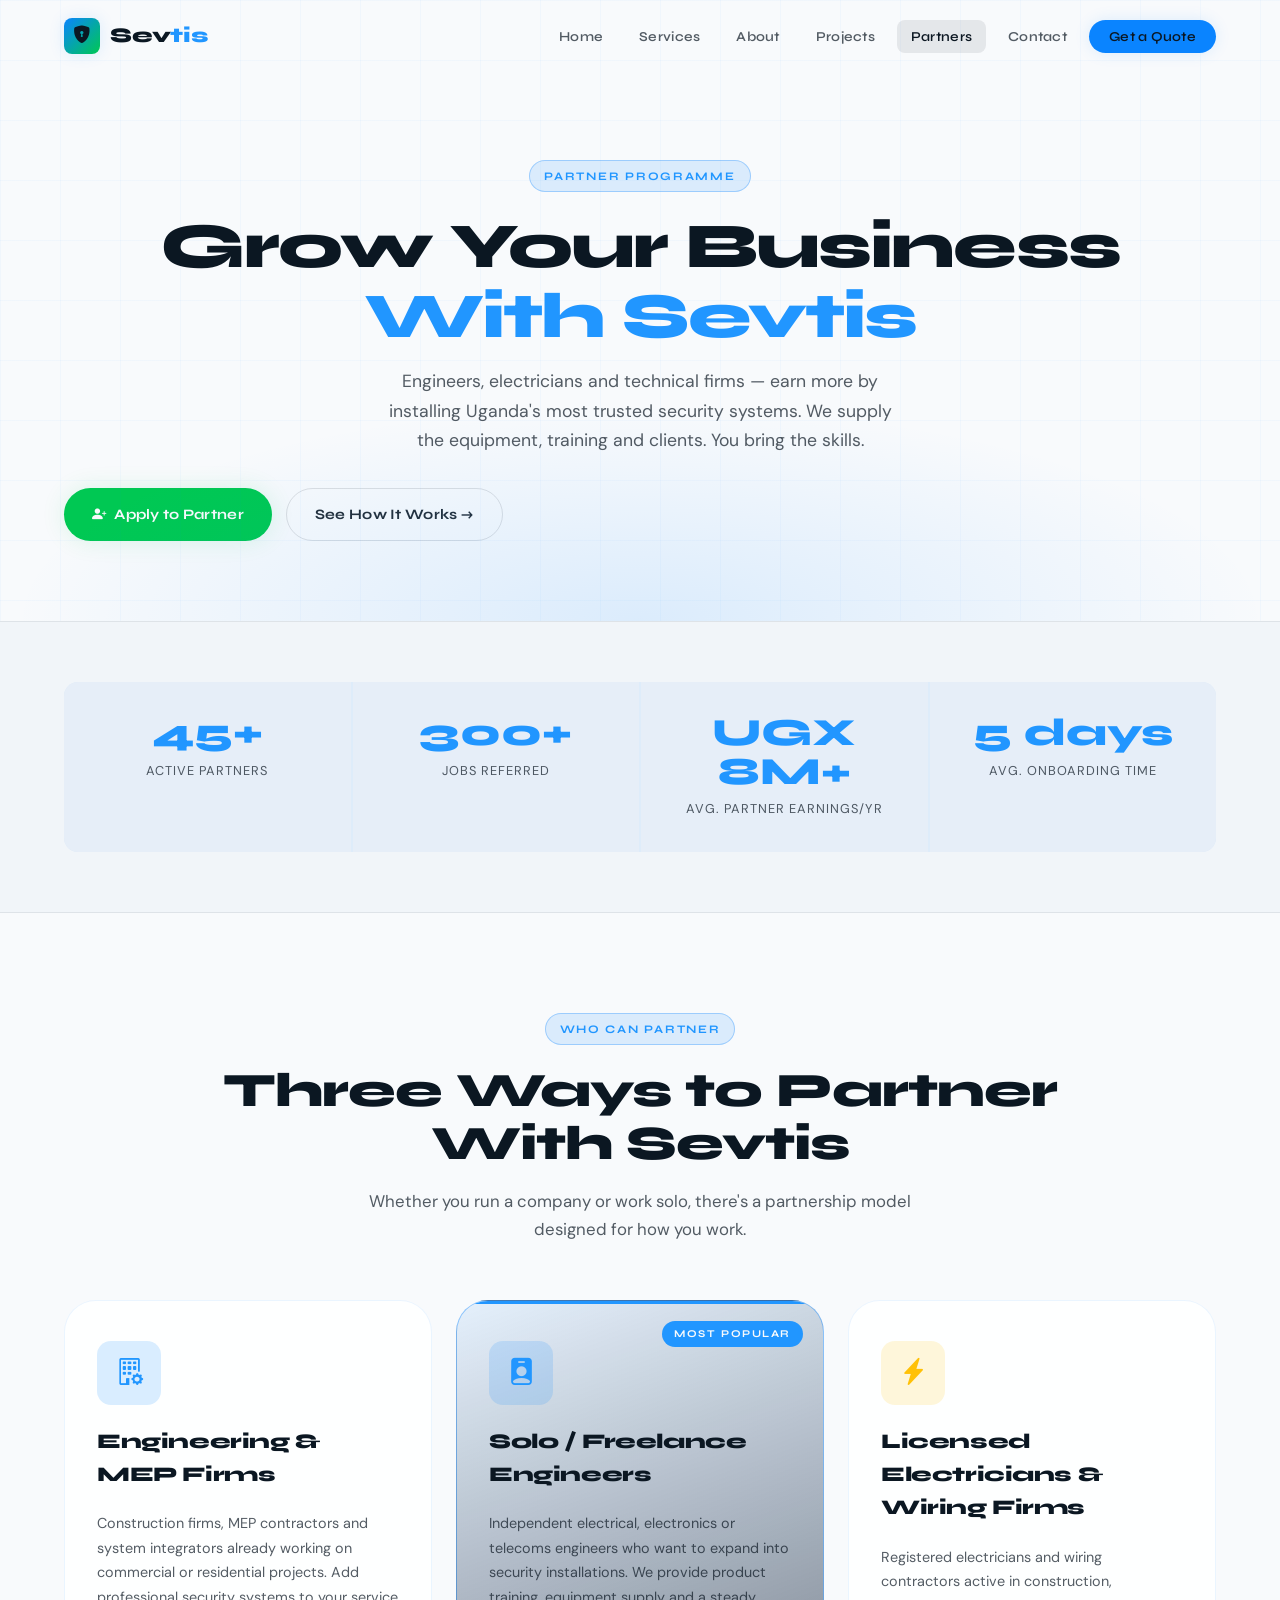
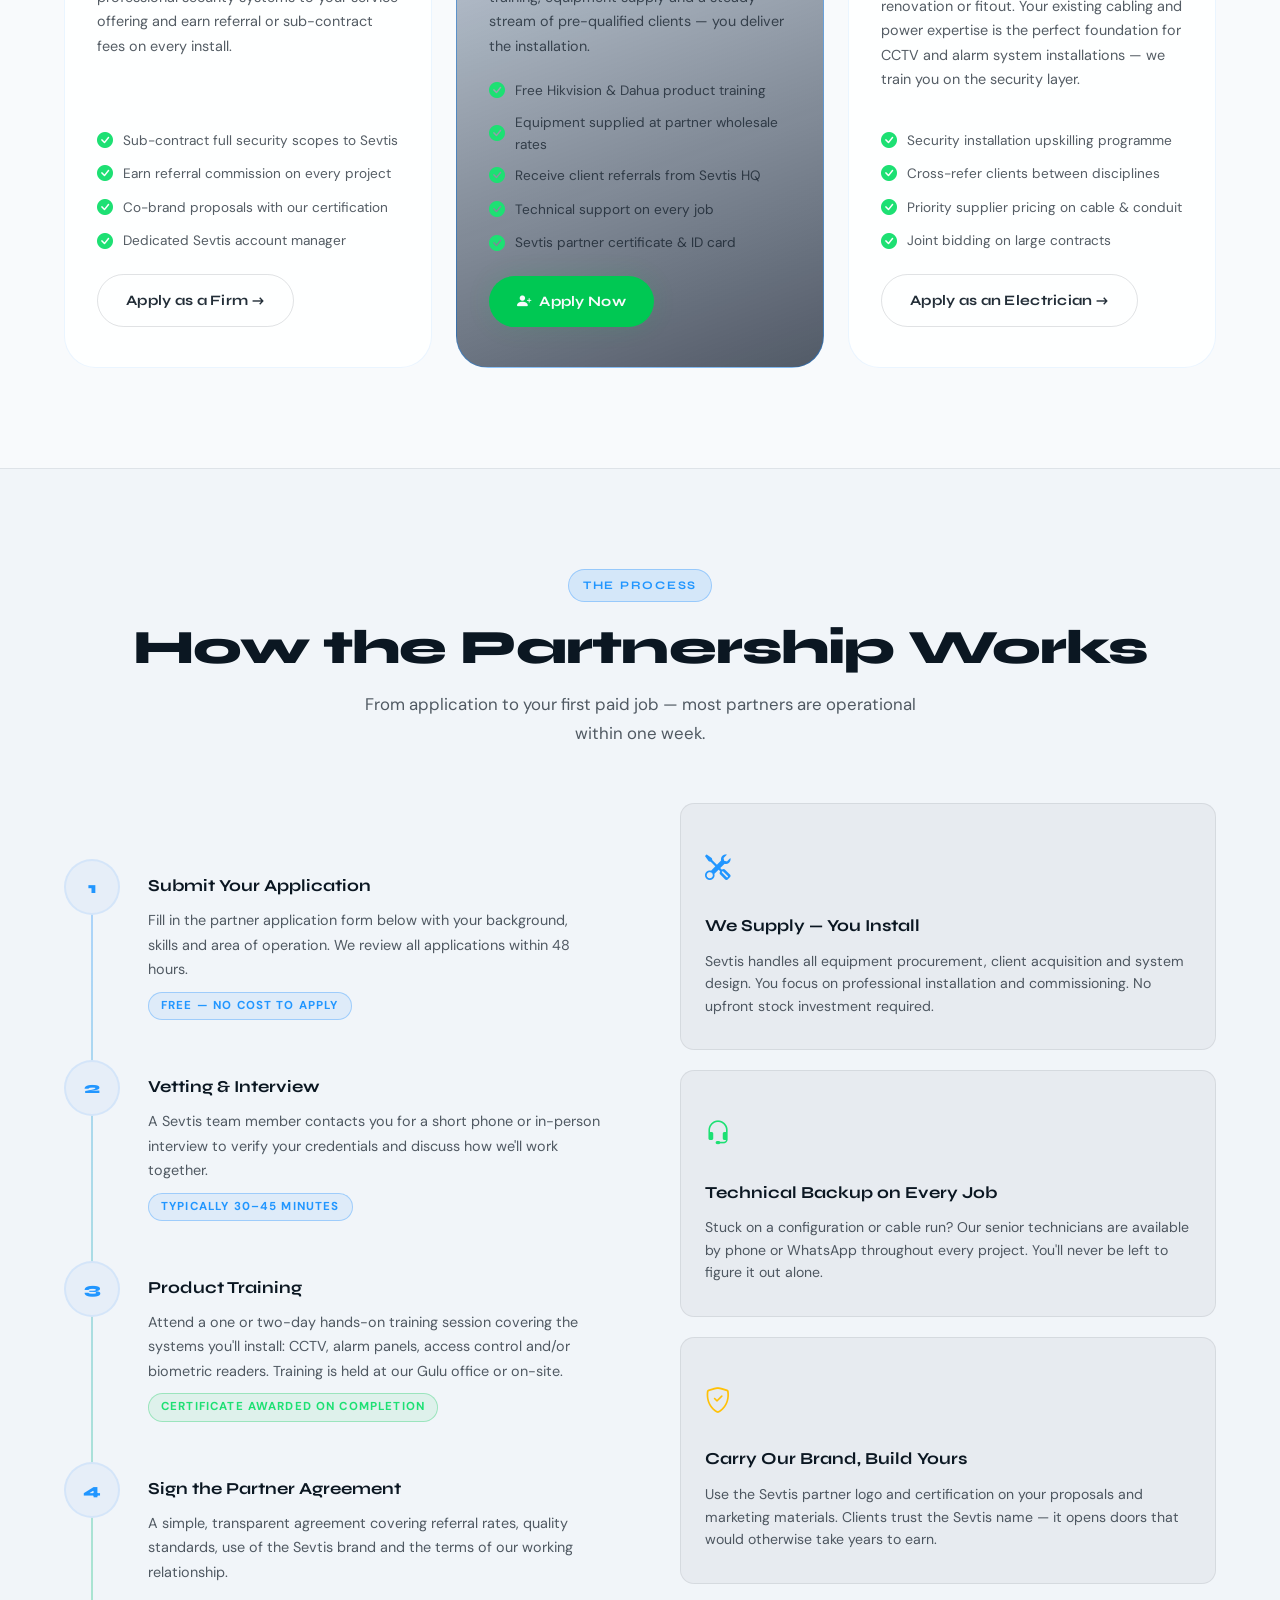
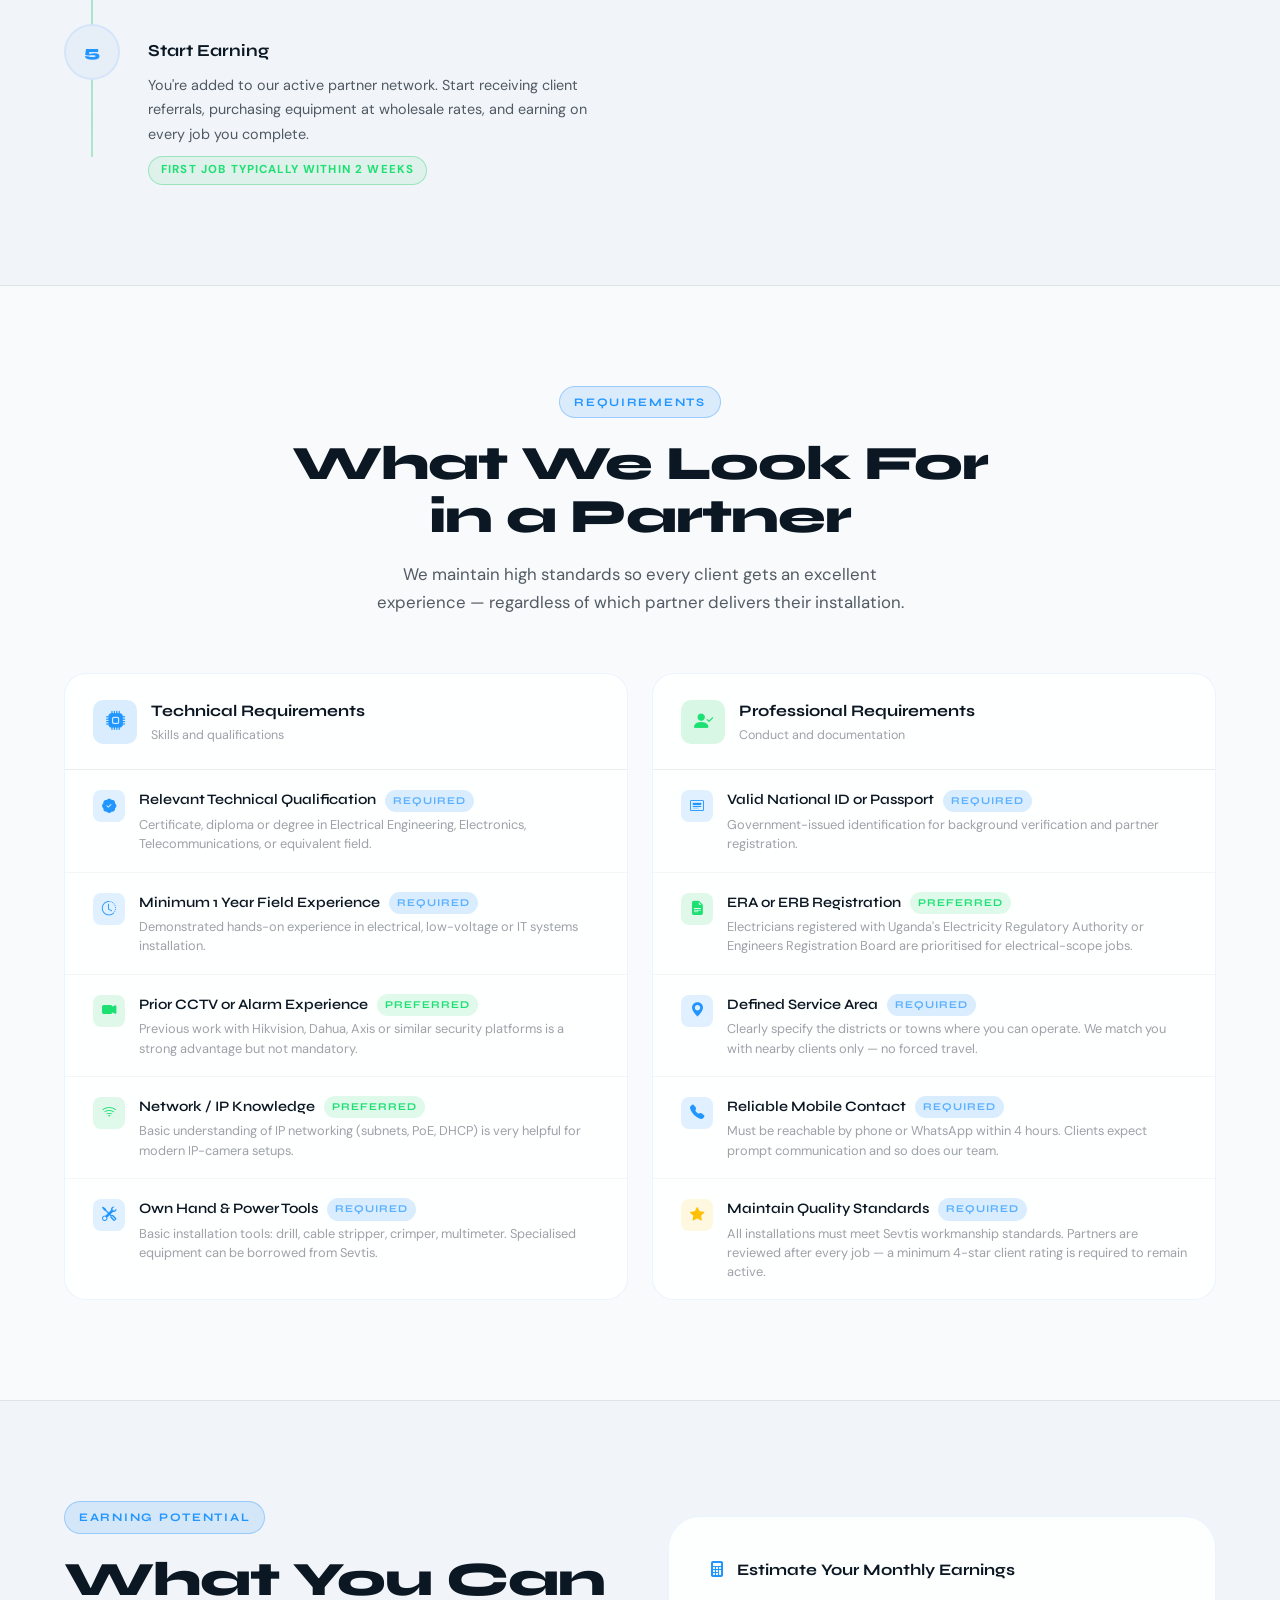
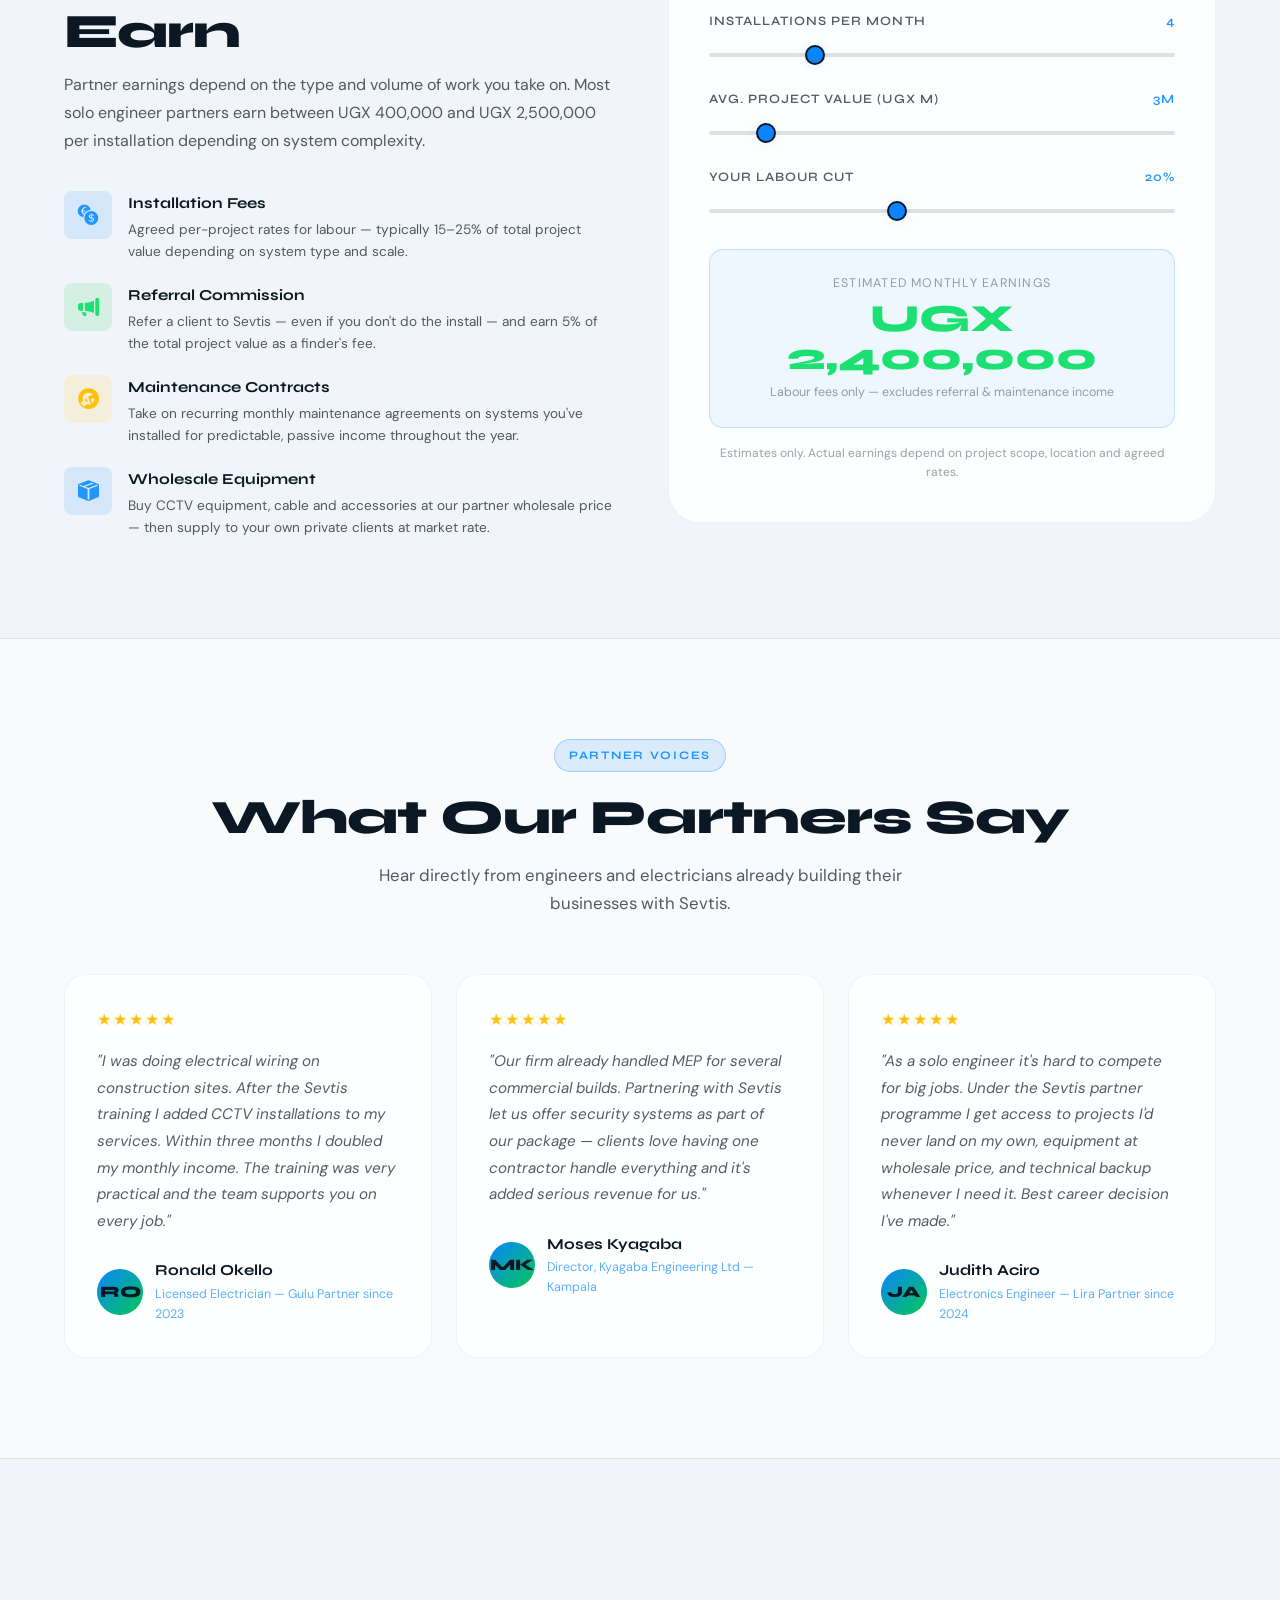
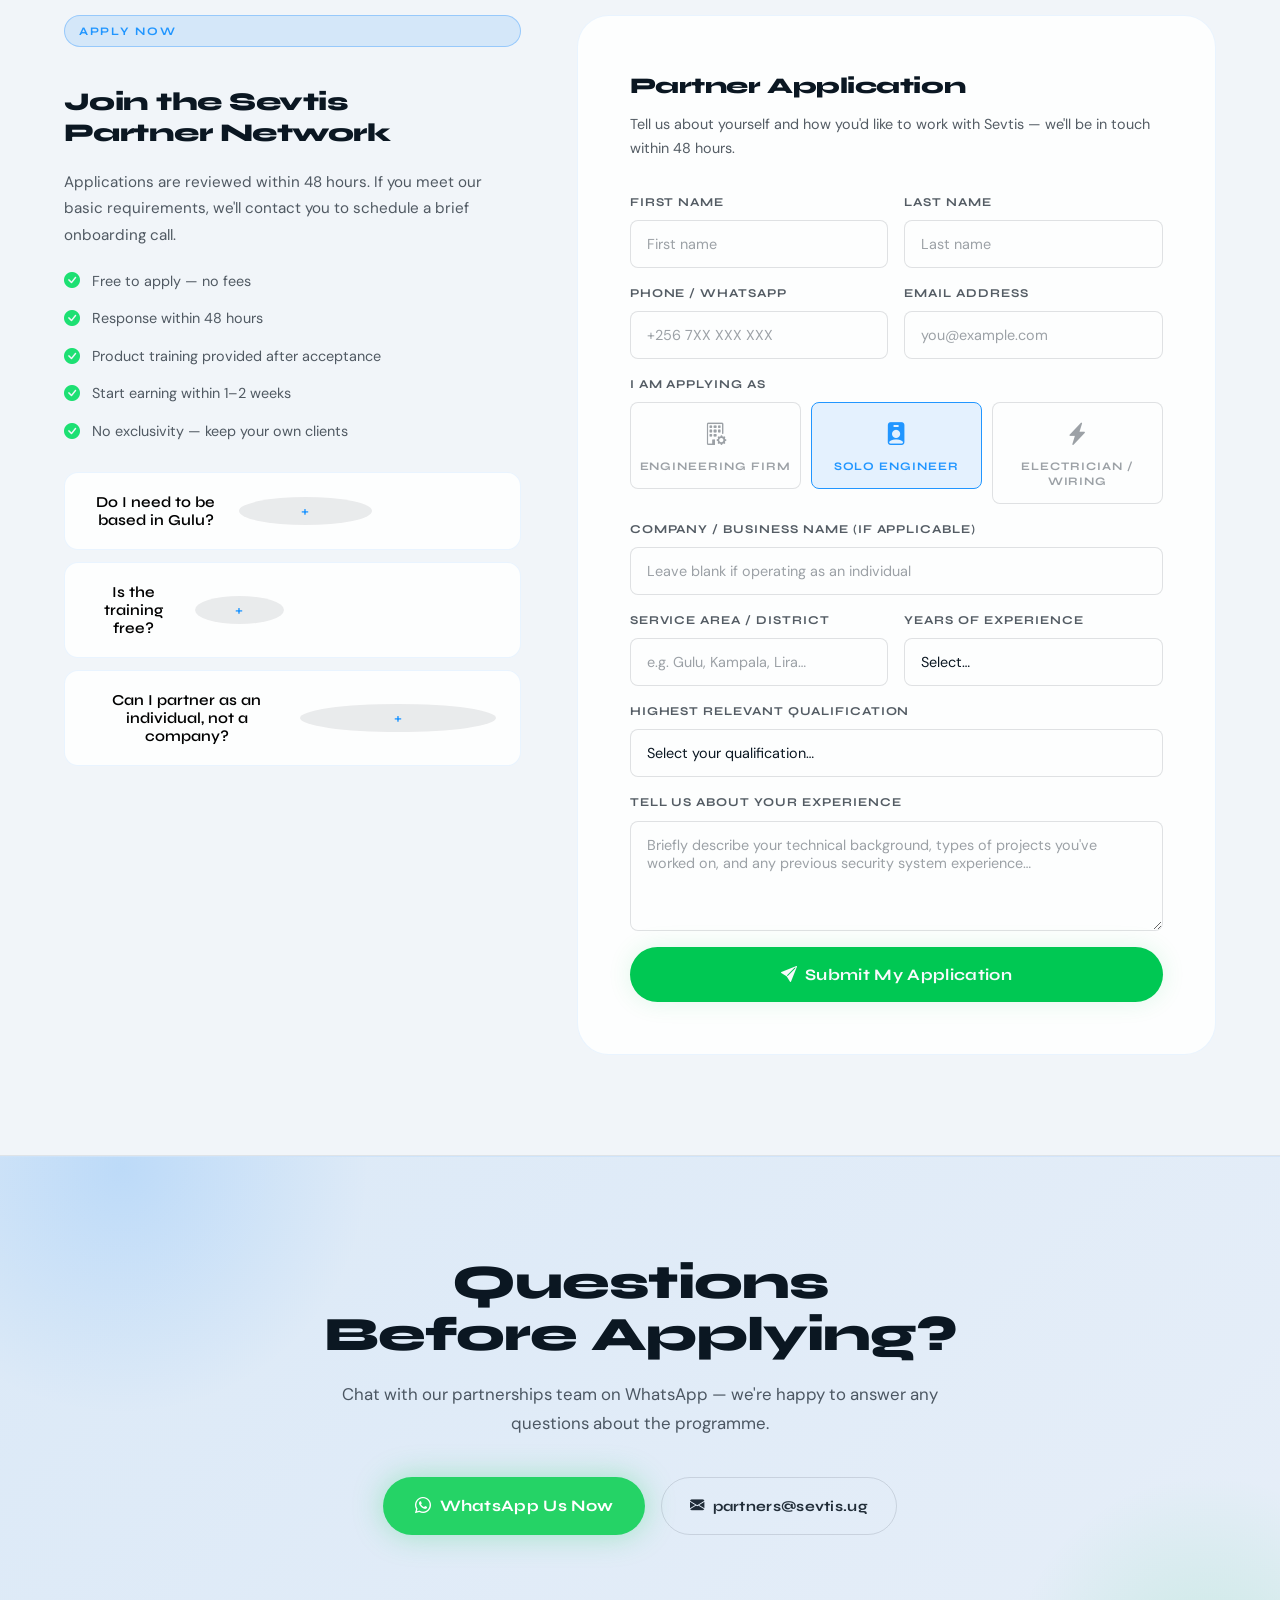
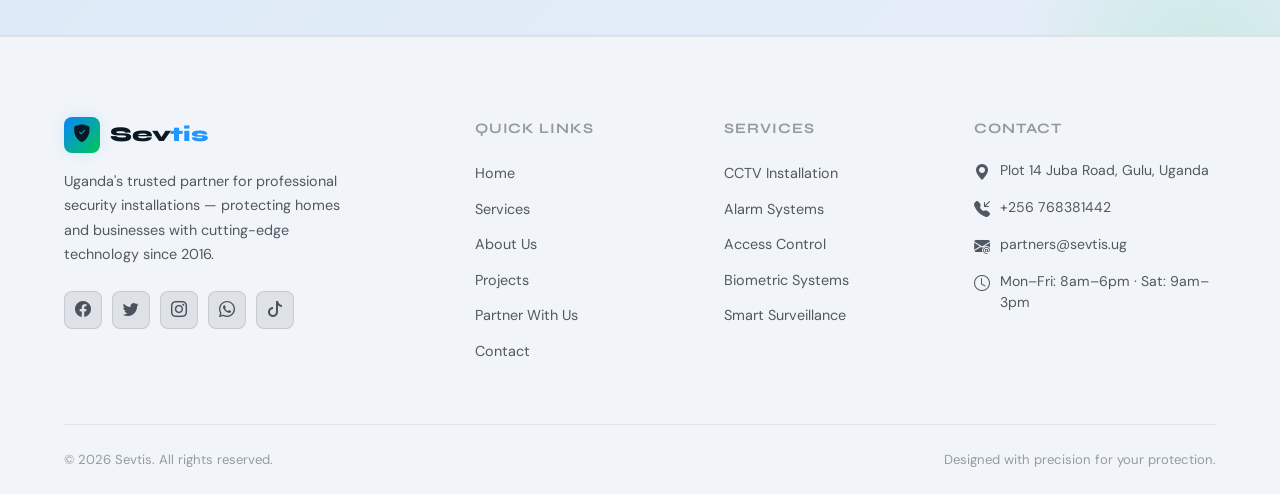
<file: partners.html>
<!DOCTYPE html>
<html lang="en">
<head>
  <meta charset="UTF-8" />
  <meta name="viewport" content="width=device-width, initial-scale=1.0" />
  <title>Partner With Us — Sevtis Security Solutions</title>
  <meta name="description" content="Join the Sevtis partner network — engineering firms, solo engineers and licensed electricians earn more by delivering professional security installations across Uganda." />
  <link rel="stylesheet" href="style.css" />
  <link rel="stylesheet" href="https://cdn.jsdelivr.net/npm/bootstrap-icons@1.13.1/font/bootstrap-icons.min.css" />

  <style>
    /* ── PARTNER TYPE CARDS ── */
    .partner-types-grid {
      display: grid;
      grid-template-columns: repeat(3, 1fr);
      gap: 24px;
      margin-top: 56px;
    }

    .partner-type-card {
      background: var(--glass-bg);
      border: 1px solid var(--glass-border);
      border-radius: var(--radius-xl);
      padding: 40px 32px;
      display: flex;
      flex-direction: column;
      gap: 20px;
      transition: var(--transition);
      position: relative;
      overflow: hidden;
    }

    .partner-type-card::before {
      content: '';
      position: absolute;
      top: 0; left: 0; right: 0;
      height: 3px;
      background: var(--card-accent, var(--blue-500));
      opacity: 0;
      transition: var(--transition);
    }

    .partner-type-card:hover {
      transform: translateY(-8px);
      border-color: rgba(10,132,255,0.45);
      box-shadow: var(--shadow-blue);
    }

    .partner-type-card:hover::before { opacity: 1; }

    .partner-type-card.featured {
      border-color: rgba(10,132,255,0.4);
      background: linear-gradient(160deg, rgba(10,132,255,0.08) 0%, rgba(11,22,40,0.7) 100%);
    }

    .partner-type-card.featured::before { opacity: 1; }

    .featured-badge {
      position: absolute;
      top: 20px;
      right: 20px;
      font-family: var(--font-display);
      font-size: 0.65rem;
      font-weight: 700;
      letter-spacing: 0.15em;
      text-transform: uppercase;
      color: var(--navy-950);
      background: var(--blue-400);
      padding: 5px 12px;
      border-radius: 50px;
    }

    .pt-icon {
      width: 64px;
      height: 64px;
      border-radius: var(--radius-md);
      display: flex;
      align-items: center;
      justify-content: center;
      font-size: 1.7rem;
    }

    .pt-icon.blue { background: rgba(10,132,255,0.15); color: var(--blue-400); }
    .pt-icon.green { background: rgba(0,200,83,0.15); color: var(--green-400); }
    .pt-icon.amber { background: rgba(255,193,7,0.15); color: #ffc107; }

    .partner-type-card h3 {
      font-family: var(--font-display);
      font-size: 1.3rem;
      font-weight: 800;
      letter-spacing: -0.02em;
    }

    .partner-type-card p {
      font-size: 0.9rem;
      color: var(--white-70);
      line-height: 1.7;
      flex: 1;
    }

    .pt-perks {
      display: flex;
      flex-direction: column;
      gap: 8px;
    }

    .pt-perk {
      display: flex;
      align-items: center;
      gap: 10px;
      font-size: 0.85rem;
      color: var(--white-70);
    }

    .pt-perk i {
      color: var(--green-400);
      font-size: 1rem;
      flex-shrink: 0;
    }

    /* ── HOW IT WORKS TIMELINE ── */
    .timeline {
      position: relative;
      display: flex;
      flex-direction: column;
      gap: 0;
      margin-top: 56px;
    }

    .timeline::before {
      content: '';
      position: absolute;
      left: 27px;
      top: 28px;
      bottom: 28px;
      width: 2px;
      background: linear-gradient(to bottom, var(--blue-500), var(--green-500));
      opacity: 0.3;
    }

    .timeline-item {
      display: grid;
      grid-template-columns: 56px 1fr;
      gap: 28px;
      padding-bottom: 40px;
      position: relative;
    }

    .timeline-item:last-child { padding-bottom: 0; }

    .tl-num {
      width: 56px;
      height: 56px;
      border-radius: 50%;
      background: var(--navy-800);
      border: 2px solid var(--glass-border);
      display: flex;
      align-items: center;
      justify-content: center;
      font-family: var(--font-display);
      font-size: 1rem;
      font-weight: 800;
      color: var(--blue-400);
      flex-shrink: 0;
      z-index: 1;
      transition: var(--transition);
    }

    .timeline-item:hover .tl-num {
      background: var(--blue-500);
      border-color: var(--blue-500);
      color: var(--white);
      box-shadow: 0 0 20px var(--blue-glow);
    }

    .tl-body {
      padding-top: 14px;
    }

    .tl-body h4 {
      font-family: var(--font-display);
      font-weight: 700;
      font-size: 1.05rem;
      margin-bottom: 8px;
    }

    .tl-body p {
      font-size: 0.9rem;
      color: var(--white-70);
      line-height: 1.7;
    }

    .tl-badge {
      display: inline-block;
      margin-top: 10px;
      font-size: 0.72rem;
      font-weight: 700;
      letter-spacing: 0.1em;
      text-transform: uppercase;
      padding: 4px 12px;
      border-radius: 50px;
      border: 1px solid;
    }

    .tl-badge.green { color: var(--green-400); border-color: rgba(0,200,83,0.3); background: rgba(0,200,83,0.08); }
    .tl-badge.blue { color: var(--blue-400); border-color: rgba(10,132,255,0.3); background: rgba(10,132,255,0.08); }

    /* ── REQUIREMENTS TABLE ── */
    .req-grid {
      display: grid;
      grid-template-columns: 1fr 1fr;
      gap: 24px;
      margin-top: 56px;
    }

    .req-panel {
      background: var(--glass-bg);
      border: 1px solid var(--glass-border);
      border-radius: var(--radius-lg);
      overflow: hidden;
    }

    .req-panel-header {
      padding: 24px 28px;
      border-bottom: 1px solid var(--white-08);
      display: flex;
      align-items: center;
      gap: 14px;
    }

    .req-panel-header .req-icon {
      width: 44px;
      height: 44px;
      border-radius: 10px;
      display: flex;
      align-items: center;
      justify-content: center;
      font-size: 1.2rem;
    }

    .req-icon.blue { background: rgba(10,132,255,0.15); color: var(--blue-400); }
    .req-icon.green { background: rgba(0,200,83,0.15); color: var(--green-400); }

    .req-panel-header h4 {
      font-family: var(--font-display);
      font-weight: 700;
      font-size: 1rem;
    }

    .req-panel-header p {
      font-size: 0.78rem;
      color: var(--white-40);
      margin-top: 2px;
    }

    .req-list {
      display: flex;
      flex-direction: column;
    }

    .req-item {
      display: flex;
      align-items: flex-start;
      gap: 14px;
      padding: 18px 28px;
      border-bottom: 1px solid var(--white-04);
      transition: var(--transition);
    }

    .req-item:last-child { border-bottom: none; }
    .req-item:hover { background: var(--white-04); }

    .req-item-icon {
      width: 32px;
      height: 32px;
      border-radius: 8px;
      display: flex;
      align-items: center;
      justify-content: center;
      font-size: 0.9rem;
      flex-shrink: 0;
      margin-top: 2px;
    }

    .req-item-icon.must { background: rgba(10,132,255,0.12); color: var(--blue-400); }
    .req-item-icon.nice { background: rgba(0,200,83,0.12); color: var(--green-400); }
    .req-item-icon.warn { background: rgba(255,193,7,0.12); color: #ffc107; }

    .req-item-body h5 {
      font-family: var(--font-display);
      font-weight: 600;
      font-size: 0.9rem;
      margin-bottom: 3px;
    }

    .req-item-body p {
      font-size: 0.8rem;
      color: var(--white-40);
      line-height: 1.5;
    }

    .req-pill {
      display: inline-block;
      font-size: 0.65rem;
      font-weight: 700;
      letter-spacing: 0.1em;
      text-transform: uppercase;
      padding: 3px 8px;
      border-radius: 50px;
      margin-left: 6px;
      vertical-align: middle;
    }

    .req-pill.required { background: rgba(10,132,255,0.15); color: var(--blue-300); }
    .req-pill.preferred { background: rgba(0,200,83,0.12); color: var(--green-400); }

    /* ── EARNINGS CALCULATOR ── */
    .earn-section {
      background: var(--navy-900);
      border-top: 1px solid var(--white-08);
      border-bottom: 1px solid var(--white-08);
    }

    .earn-grid {
      display: grid;
      grid-template-columns: 1fr 1fr;
      gap: 56px;
      align-items: center;
    }

    .earn-calc {
      background: var(--glass-bg);
      border: 1px solid var(--glass-border);
      border-radius: var(--radius-xl);
      padding: 40px;
    }

    .earn-calc h4 {
      font-family: var(--font-display);
      font-weight: 700;
      font-size: 1rem;
      margin-bottom: 28px;
    }

    .calc-slider-group {
      margin-bottom: 24px;
    }

    .slider-label {
      display: flex;
      justify-content: space-between;
      align-items: center;
      margin-bottom: 8px;
    }

    .slider-label span {
      font-family: var(--font-display);
      font-size: 0.8rem;
      font-weight: 600;
      color: var(--white-70);
      text-transform: uppercase;
      letter-spacing: 0.08em;
    }

    .slider-val {
      font-family: var(--font-display);
      font-size: 0.9rem;
      font-weight: 800;
      color: var(--blue-400) !important;
    }

    input[type="range"].sevtis-range {
      -webkit-appearance: none;
      width: 100%;
      height: 4px;
      background: var(--white-15);
      border-radius: 2px;
      outline: none;
    }

    input[type="range"].sevtis-range::-webkit-slider-thumb {
      -webkit-appearance: none;
      width: 20px;
      height: 20px;
      background: var(--blue-500);
      border-radius: 50%;
      cursor: pointer;
      box-shadow: 0 0 10px var(--blue-glow);
      border: 2px solid var(--white);
    }

    .earn-result {
      margin-top: 28px;
      padding: 24px;
      background: rgba(10,132,255,0.06);
      border: 1px solid rgba(10,132,255,0.2);
      border-radius: var(--radius-md);
      text-align: center;
    }

    .earn-result .label {
      font-size: 0.78rem;
      color: var(--white-40);
      text-transform: uppercase;
      letter-spacing: 0.1em;
      margin-bottom: 6px;
    }

    .earn-result .amount {
      font-family: var(--font-display);
      font-size: 2.4rem;
      font-weight: 800;
      color: var(--green-400);
      line-height: 1;
    }

    .earn-result .sublabel {
      font-size: 0.78rem;
      color: var(--white-40);
      margin-top: 6px;
    }

    .earn-points {
      display: flex;
      flex-direction: column;
      gap: 20px;
    }

    .earn-point {
      display: flex;
      align-items: flex-start;
      gap: 16px;
    }

    .earn-point-icon {
      width: 48px;
      height: 48px;
      border-radius: var(--radius-sm);
      display: flex;
      align-items: center;
      justify-content: center;
      font-size: 1.3rem;
      flex-shrink: 0;
    }

    .earn-point-icon.blue { background: rgba(10,132,255,0.12); color: var(--blue-400); }
    .earn-point-icon.green { background: rgba(0,200,83,0.12); color: var(--green-400); }
    .earn-point-icon.amber { background: rgba(255,193,7,0.12); color: #ffc107; }

    .earn-point h4 {
      font-family: var(--font-display);
      font-weight: 700;
      font-size: 0.95rem;
      margin-bottom: 4px;
    }

    .earn-point p {
      font-size: 0.85rem;
      color: var(--white-70);
      line-height: 1.6;
    }

    /* ── TESTIMONIALS ── */
    .partner-testi-grid {
      display: grid;
      grid-template-columns: repeat(3, 1fr);
      gap: 24px;
      margin-top: 56px;
    }

    /* ── APPLICATION FORM ── */
    .apply-grid {
      display: grid;
      grid-template-columns: 1fr 1.4fr;
      gap: 56px;
      margin-top: 56px;
      align-items: start;
    }

    .apply-info {
      display: flex;
      flex-direction: column;
      gap: 20px;
    }

    .apply-info h3 {
      font-family: var(--font-display);
      font-size: 1.6rem;
      font-weight: 800;
      line-height: 1.2;
      letter-spacing: -0.02em;
    }

    .apply-info p {
      font-size: 0.95rem;
      color: var(--white-70);
      line-height: 1.75;
    }

    .apply-checklist {
      display: flex;
      flex-direction: column;
      gap: 12px;
    }

    .apply-check {
      display: flex;
      align-items: center;
      gap: 12px;
      font-size: 0.9rem;
      color: var(--white-70);
    }

    .apply-check i { color: var(--green-400); font-size: 1rem; flex-shrink: 0; }

    .apply-form-panel {
      background: var(--glass-bg);
      border: 1px solid var(--glass-border);
      border-radius: var(--radius-xl);
      padding: 52px;
    }

    .apply-form-panel h3 {
      font-family: var(--font-display);
      font-size: 1.4rem;
      font-weight: 800;
      letter-spacing: -0.02em;
      margin-bottom: 8px;
    }

    .apply-form-panel > p {
      font-size: 0.9rem;
      color: var(--white-70);
      margin-bottom: 32px;
      line-height: 1.7;
    }

    .form-row { display: grid; grid-template-columns: 1fr 1fr; gap: 16px; }

    .form-group {
      display: flex;
      flex-direction: column;
      gap: 8px;
      margin-bottom: 16px;
    }

    .form-group label {
      font-family: var(--font-display);
      font-size: 0.75rem;
      font-weight: 700;
      letter-spacing: 0.08em;
      text-transform: uppercase;
      color: var(--white-70);
    }

    .form-group input,
    .form-group select,
    .form-group textarea {
      background: rgba(255,255,255,0.04);
      border: 1px solid var(--white-15);
      border-radius: var(--radius-sm);
      padding: 14px 16px;
      font-family: var(--font-body);
      font-size: 0.9rem;
      color: var(--white);
      outline: none;
      transition: var(--transition);
      width: 100%;
    }

    .form-group input::placeholder,
    .form-group textarea::placeholder { color: var(--white-40); }
    .form-group select { appearance: none; cursor: pointer; }
    .form-group select option { background: var(--navy-800); }

    .form-group input:focus,
    .form-group select:focus,
    .form-group textarea:focus {
      border-color: var(--blue-400);
      background: rgba(10,132,255,0.06);
      box-shadow: 0 0 0 3px rgba(10,132,255,0.12);
    }

    .form-group textarea { resize: vertical; min-height: 110px; }

    .form-error { font-size: 0.78rem; color: #ff5252; display: none; }
    .form-error.show { display: block; }

    .form-success {
      background: rgba(0,200,83,0.1);
      border: 1px solid rgba(0,200,83,0.3);
      border-radius: var(--radius-sm);
      padding: 16px 20px;
      font-size: 0.9rem;
      color: var(--green-400);
      display: none;
      margin-bottom: 20px;
      text-align: center;
    }

    .form-success.show { display: block; }

    /* Partner type selector */
    .type-selector {
      display: grid;
      grid-template-columns: repeat(3, 1fr);
      gap: 10px;
      margin-bottom: 0;
    }

    .type-option {
      position: relative;
    }

    .type-option input[type="radio"] {
      position: absolute;
      opacity: 0;
      width: 0;
      height: 0;
    }

    .type-label {
      display: flex;
      flex-direction: column;
      align-items: center;
      gap: 6px;
      padding: 14px 8px;
      background: rgba(255,255,255,0.04);
      border: 1px solid var(--white-15);
      border-radius: var(--radius-sm);
      cursor: pointer;
      transition: var(--transition);
      text-align: center;
    }

    .type-label i {
      font-size: 1.4rem;
      color: var(--white-40);
      transition: var(--transition);
    }

    .type-label span {
      font-family: var(--font-display);
      font-size: 0.72rem;
      font-weight: 700;
      color: var(--white-40);
      line-height: 1.3;
      transition: var(--transition);
    }

    .type-option input:checked + .type-label {
      border-color: var(--blue-400);
      background: rgba(10,132,255,0.1);
    }

    .type-option input:checked + .type-label i,
    .type-option input:checked + .type-label span {
      color: var(--blue-400);
    }

    .type-label:hover {
      border-color: var(--white-40);
      background: var(--white-08);
    }

    /* ── FAQ ── */
    .faq-list { display: flex; flex-direction: column; gap: 12px; margin-top: 56px; }

    /* ── STATS ROW OVERRIDE ── */
    .stats-row { margin-top: 0; }

    @media (max-width: 1050px) {
      .earn-grid { grid-template-columns: 1fr; }
    }

    @media (max-width: 900px) {
      .partner-types-grid { grid-template-columns: 1fr; }
      .req-grid { grid-template-columns: 1fr; }
      .apply-grid { grid-template-columns: 1fr; }
      .partner-testi-grid { grid-template-columns: 1fr; }
    }

    @media (max-width: 620px) {
      .form-row { grid-template-columns: 1fr; }
      .type-selector { grid-template-columns: 1fr 1fr 1fr; }
      .apply-form-panel { padding: 28px 20px; }
    }
  </style>
</head>
<body>

  <!-- NAVBAR -->
  <nav class="navbar" id="navbar">
    <div class="navbar-inner">
      <a href="index.html" class="logo">
        <div class="logo-icon"><i class="bi bi-shield-lock-fill"></i></div>
        <span class="logo-text">Sev<span>tis</span></span>
      </a>
      <ul class="nav-links">
        <li><a href="index.html">Home</a></li>
        <li><a href="services.html">Services</a></li>
        <li><a href="about.html">About</a></li>
        <li><a href="projects.html">Projects</a></li>
        <li><a href="partners.html" class="active">Partners</a></li>
        <li><a href="contact.html">Contact</a></li>
        <li><a href="contact.html" class="nav-cta">Get a Quote</a></li>
      </ul>
      <button class="hamburger" aria-label="Toggle menu">
        <span></span><span></span><span></span>
      </button>
    </div>
  </nav>
  <div class="mobile-menu">
    <a href="index.html">Home</a>
    <a href="services.html">Services</a>
    <a href="about.html">About</a>
    <a href="projects.html">Projects</a>
    <a href="partners.html">Partners</a>
    <a href="contact.html">Contact</a>
    <a href="contact.html" class="nav-cta">Get a Quote</a>
  </div>

  <!-- PAGE HERO -->
  <section class="page-hero">
    <div class="page-hero-grid"></div>
    <div class="container">
      <span class="tag">Partner Programme</span>
      <h1>Grow Your Business<br /><span style="color: var(--blue-400);">With Sevtis</span></h1>
      <p>Engineers, electricians and technical firms — earn more by installing Uganda's most trusted security systems. We supply the equipment, training and clients. You bring the skills.</p>
      <div style="display: flex; gap: 14px; flex-wrap: wrap; margin-top: 32px;">
        <a href="#apply" class="btn btn-primary"><i class="bi bi-person-plus-fill"></i> Apply to Partner</a>
        <a href="#how-it-works" class="btn btn-outline">See How It Works →</a>
      </div>
    </div>
  </section>

  <!-- PARTNER STATS BAND -->
  <section class="section-sm" style="background: var(--navy-900); border-top: 1px solid var(--white-08); border-bottom: 1px solid var(--white-08);">
    <div class="container">
      <div class="stats-row reveal">
        <div class="stat-box">
          <div class="num"><span data-count="45">0</span>+</div>
          <div class="lbl">Active Partners</div>
        </div>
        <div class="stat-box">
          <div class="num"><span data-count="300">0</span>+</div>
          <div class="lbl">Jobs Referred</div>
        </div>
        <div class="stat-box">
          <div class="num">UGX <span data-count="8">0</span>M+</div>
          <div class="lbl">Avg. Partner Earnings/yr</div>
        </div>
        <div class="stat-box">
          <div class="num"><span data-count="5">0</span> days</div>
          <div class="lbl">Avg. Onboarding Time</div>
        </div>
      </div>
    </div>
  </section>

  <!-- WHO WE'RE LOOKING FOR -->
  <section class="section">
    <div class="container">
      <div class="text-center reveal">
        <span class="tag">Who Can Partner</span>
        <h2 class="section-title">Three Ways to Partner<br />With Sevtis</h2>
        <p class="section-subtitle" style="margin: 0 auto;">Whether you run a company or work solo, there's a partnership model designed for how you work.</p>
      </div>

      <div class="partner-types-grid">

        <!-- Engineering Companies -->
        <div class="partner-type-card reveal reveal-delay-1" style="--card-accent: var(--blue-500);">
          <div class="pt-icon blue"><i class="bi bi-building-gear"></i></div>
          <h3>Engineering &amp; MEP Firms</h3>
          <p>Construction firms, MEP contractors and system integrators already working on commercial or residential projects. Add professional security systems to your service offering and earn referral or sub-contract fees on every install.</p>
          <div class="pt-perks">
            <div class="pt-perk"><i class="bi bi-check-circle-fill"></i> Sub-contract full security scopes to Sevtis</div>
            <div class="pt-perk"><i class="bi bi-check-circle-fill"></i> Earn referral commission on every project</div>
            <div class="pt-perk"><i class="bi bi-check-circle-fill"></i> Co-brand proposals with our certification</div>
            <div class="pt-perk"><i class="bi bi-check-circle-fill"></i> Dedicated Sevtis account manager</div>
          </div>
          <a href="#apply" class="btn btn-outline" style="width: fit-content;">Apply as a Firm →</a>
        </div>

        <!-- Solo Engineers -->
        <div class="partner-type-card featured reveal reveal-delay-2" style="--card-accent: var(--blue-400);">
          <span class="featured-badge">Most Popular</span>
          <div class="pt-icon blue"><i class="bi bi-person-badge-fill"></i></div>
          <h3>Solo / Freelance Engineers</h3>
          <p>Independent electrical, electronics or telecoms engineers who want to expand into security installations. We provide product training, equipment supply and a steady stream of pre-qualified clients — you deliver the installation.</p>
          <div class="pt-perks">
            <div class="pt-perk"><i class="bi bi-check-circle-fill"></i> Free Hikvision &amp; Dahua product training</div>
            <div class="pt-perk"><i class="bi bi-check-circle-fill"></i> Equipment supplied at partner wholesale rates</div>
            <div class="pt-perk"><i class="bi bi-check-circle-fill"></i> Receive client referrals from Sevtis HQ</div>
            <div class="pt-perk"><i class="bi bi-check-circle-fill"></i> Technical support on every job</div>
            <div class="pt-perk"><i class="bi bi-check-circle-fill"></i> Sevtis partner certificate &amp; ID card</div>
          </div>
          <a href="#apply" class="btn btn-primary" style="width: fit-content;"><i class="bi bi-person-plus-fill"></i> Apply Now</a>
        </div>

        <!-- Electricians & Wiring -->
        <div class="partner-type-card reveal reveal-delay-3" style="--card-accent: #ffc107;">
          <div class="pt-icon amber"><i class="bi bi-lightning-charge-fill"></i></div>
          <h3>Licensed Electricians &amp; Wiring Firms</h3>
          <p>Registered electricians and wiring contractors active in construction, renovation or fitout. Your existing cabling and power expertise is the perfect foundation for CCTV and alarm system installations — we train you on the security layer.</p>
          <div class="pt-perks">
            <div class="pt-perk"><i class="bi bi-check-circle-fill"></i> Security installation upskilling programme</div>
            <div class="pt-perk"><i class="bi bi-check-circle-fill"></i> Cross-refer clients between disciplines</div>
            <div class="pt-perk"><i class="bi bi-check-circle-fill"></i> Priority supplier pricing on cable &amp; conduit</div>
            <div class="pt-perk"><i class="bi bi-check-circle-fill"></i> Joint bidding on large contracts</div>
          </div>
          <a href="#apply" class="btn btn-outline" style="width: fit-content;">Apply as an Electrician →</a>
        </div>

      </div>
    </div>
  </section>

  <!-- HOW IT WORKS -->
  <section class="section" id="how-it-works" style="background: var(--navy-900); border-top: 1px solid var(--white-08); border-bottom: 1px solid var(--white-08);">
    <div class="container">
      <div class="text-center reveal">
        <span class="tag">The Process</span>
        <h2 class="section-title">How the Partnership Works</h2>
        <p class="section-subtitle" style="margin: 0 auto;">From application to your first paid job — most partners are operational within one week.</p>
      </div>

      <div style="display: grid; grid-template-columns: 1fr 1fr; gap: 80px; align-items: start; margin-top: 56px;">
        <div class="timeline">
          <div class="timeline-item reveal reveal-delay-1">
            <div class="tl-num">1</div>
            <div class="tl-body">
              <h4>Submit Your Application</h4>
              <p>Fill in the partner application form below with your background, skills and area of operation. We review all applications within 48 hours.</p>
              <span class="tl-badge blue">Free — no cost to apply</span>
            </div>
          </div>
          <div class="timeline-item reveal reveal-delay-2">
            <div class="tl-num">2</div>
            <div class="tl-body">
              <h4>Vetting &amp; Interview</h4>
              <p>A Sevtis team member contacts you for a short phone or in-person interview to verify your credentials and discuss how we'll work together.</p>
              <span class="tl-badge blue">Typically 30–45 minutes</span>
            </div>
          </div>
          <div class="timeline-item reveal reveal-delay-3">
            <div class="tl-num">3</div>
            <div class="tl-body">
              <h4>Product Training</h4>
              <p>Attend a one or two-day hands-on training session covering the systems you'll install: CCTV, alarm panels, access control and/or biometric readers. Training is held at our Gulu office or on-site.</p>
              <span class="tl-badge green">Certificate awarded on completion</span>
            </div>
          </div>
          <div class="timeline-item reveal reveal-delay-4">
            <div class="tl-num">4</div>
            <div class="tl-body">
              <h4>Sign the Partner Agreement</h4>
              <p>A simple, transparent agreement covering referral rates, quality standards, use of the Sevtis brand and the terms of our working relationship.</p>
            </div>
          </div>
          <div class="timeline-item reveal">
            <div class="tl-num">5</div>
            <div class="tl-body">
              <h4>Start Earning</h4>
              <p>You're added to our active partner network. Start receiving client referrals, purchasing equipment at wholesale rates, and earning on every job you complete.</p>
              <span class="tl-badge green">First job typically within 2 weeks</span>
            </div>
          </div>
        </div>

        <div class="reveal" style="display: flex; flex-direction: column; gap: 20px;">
          <div class="why-card" style="text-align: left;">
            <span class="icon"><i class="bi bi-tools" style="font-size: 1.6rem; color: var(--blue-400);"></i></span>
            <h3>We Supply — You Install</h3>
            <p>Sevtis handles all equipment procurement, client acquisition and system design. You focus on professional installation and commissioning. No upfront stock investment required.</p>
          </div>
          <div class="why-card" style="text-align: left;">
            <span class="icon"><i class="bi bi-headset" style="font-size: 1.6rem; color: var(--green-400);"></i></span>
            <h3>Technical Backup on Every Job</h3>
            <p>Stuck on a configuration or cable run? Our senior technicians are available by phone or WhatsApp throughout every project. You'll never be left to figure it out alone.</p>
          </div>
          <div class="why-card" style="text-align: left;">
            <span class="icon"><i class="bi bi-shield-check" style="font-size: 1.6rem; color: #ffc107;"></i></span>
            <h3>Carry Our Brand, Build Yours</h3>
            <p>Use the Sevtis partner logo and certification on your proposals and marketing materials. Clients trust the Sevtis name — it opens doors that would otherwise take years to earn.</p>
          </div>
        </div>
      </div>
    </div>
  </section>

  <!-- REQUIREMENTS -->
  <section class="section">
    <div class="container">
      <div class="text-center reveal">
        <span class="tag">Requirements</span>
        <h2 class="section-title">What We Look For<br />in a Partner</h2>
        <p class="section-subtitle" style="margin: 0 auto;">We maintain high standards so every client gets an excellent experience — regardless of which partner delivers their installation.</p>
      </div>

      <div class="req-grid">

        <!-- Engineering / Technical Requirements -->
        <div class="req-panel reveal reveal-delay-1">
          <div class="req-panel-header">
            <div class="req-icon blue"><i class="bi bi-cpu-fill"></i></div>
            <div>
              <h4>Technical Requirements</h4>
              <p>Skills and qualifications</p>
            </div>
          </div>
          <div class="req-list">
            <div class="req-item">
              <div class="req-item-icon must"><i class="bi bi-patch-check-fill"></i></div>
              <div class="req-item-body">
                <h5>Relevant Technical Qualification <span class="req-pill required">Required</span></h5>
                <p>Certificate, diploma or degree in Electrical Engineering, Electronics, Telecommunications, or equivalent field.</p>
              </div>
            </div>
            <div class="req-item">
              <div class="req-item-icon must"><i class="bi bi-clock-history"></i></div>
              <div class="req-item-body">
                <h5>Minimum 1 Year Field Experience <span class="req-pill required">Required</span></h5>
                <p>Demonstrated hands-on experience in electrical, low-voltage or IT systems installation.</p>
              </div>
            </div>
            <div class="req-item">
              <div class="req-item-icon nice"><i class="bi bi-camera-video-fill"></i></div>
              <div class="req-item-body">
                <h5>Prior CCTV or Alarm Experience <span class="req-pill preferred">Preferred</span></h5>
                <p>Previous work with Hikvision, Dahua, Axis or similar security platforms is a strong advantage but not mandatory.</p>
              </div>
            </div>
            <div class="req-item">
              <div class="req-item-icon nice"><i class="bi bi-wifi"></i></div>
              <div class="req-item-body">
                <h5>Network / IP Knowledge <span class="req-pill preferred">Preferred</span></h5>
                <p>Basic understanding of IP networking (subnets, PoE, DHCP) is very helpful for modern IP-camera setups.</p>
              </div>
            </div>
            <div class="req-item">
              <div class="req-item-icon must"><i class="bi bi-tools"></i></div>
              <div class="req-item-body">
                <h5>Own Hand &amp; Power Tools <span class="req-pill required">Required</span></h5>
                <p>Basic installation tools: drill, cable stripper, crimper, multimeter. Specialised equipment can be borrowed from Sevtis.</p>
              </div>
            </div>
          </div>
        </div>

        <!-- Professional Requirements -->
        <div class="req-panel reveal reveal-delay-2">
          <div class="req-panel-header">
            <div class="req-icon green"><i class="bi bi-person-check-fill"></i></div>
            <div>
              <h4>Professional Requirements</h4>
              <p>Conduct and documentation</p>
            </div>
          </div>
          <div class="req-list">
            <div class="req-item">
              <div class="req-item-icon must"><i class="bi bi-card-heading"></i></div>
              <div class="req-item-body">
                <h5>Valid National ID or Passport <span class="req-pill required">Required</span></h5>
                <p>Government-issued identification for background verification and partner registration.</p>
              </div>
            </div>
            <div class="req-item">
              <div class="req-item-icon nice"><i class="bi bi-file-earmark-text-fill"></i></div>
              <div class="req-item-body">
                <h5>ERA or ERB Registration <span class="req-pill preferred">Preferred</span></h5>
                <p>Electricians registered with Uganda's Electricity Regulatory Authority or Engineers Registration Board are prioritised for electrical-scope jobs.</p>
              </div>
            </div>
            <div class="req-item">
              <div class="req-item-icon must"><i class="bi bi-geo-alt-fill"></i></div>
              <div class="req-item-body">
                <h5>Defined Service Area <span class="req-pill required">Required</span></h5>
                <p>Clearly specify the districts or towns where you can operate. We match you with nearby clients only — no forced travel.</p>
              </div>
            </div>
            <div class="req-item">
              <div class="req-item-icon must"><i class="bi bi-telephone-fill"></i></div>
              <div class="req-item-body">
                <h5>Reliable Mobile Contact <span class="req-pill required">Required</span></h5>
                <p>Must be reachable by phone or WhatsApp within 4 hours. Clients expect prompt communication and so does our team.</p>
              </div>
            </div>
            <div class="req-item">
              <div class="req-item-icon warn"><i class="bi bi-star-fill"></i></div>
              <div class="req-item-body">
                <h5>Maintain Quality Standards <span class="req-pill required">Required</span></h5>
                <p>All installations must meet Sevtis workmanship standards. Partners are reviewed after every job — a minimum 4-star client rating is required to remain active.</p>
              </div>
            </div>
          </div>
        </div>

      </div>
    </div>
  </section>

  <!-- EARNINGS SECTION -->
  <section class="section earn-section">
    <div class="container">
      <div class="earn-grid">

        <!-- Left — Earning Points -->
        <div class="reveal">
          <span class="tag">Earning Potential</span>
          <h2 class="section-title" style="margin-bottom: 12px;">What You Can Earn</h2>
          <p class="text-muted" style="line-height: 1.75; margin-bottom: 36px;">
            Partner earnings depend on the type and volume of work you take on. Most solo engineer partners earn between UGX 400,000 and UGX 2,500,000 per installation depending on system complexity.
          </p>
          <div class="earn-points">
            <div class="earn-point">
              <div class="earn-point-icon blue"><i class="bi bi-currency-exchange"></i></div>
              <div>
                <h4>Installation Fees</h4>
                <p>Agreed per-project rates for labour — typically 15–25% of total project value depending on system type and scale.</p>
              </div>
            </div>
            <div class="earn-point">
              <div class="earn-point-icon green"><i class="bi bi-megaphone-fill"></i></div>
              <div>
                <h4>Referral Commission</h4>
                <p>Refer a client to Sevtis — even if you don't do the install — and earn 5% of the total project value as a finder's fee.</p>
              </div>
            </div>
            <div class="earn-point">
              <div class="earn-point-icon amber"><i class="bi bi-wrench-adjustable-circle-fill"></i></div>
              <div>
                <h4>Maintenance Contracts</h4>
                <p>Take on recurring monthly maintenance agreements on systems you've installed for predictable, passive income throughout the year.</p>
              </div>
            </div>
            <div class="earn-point">
              <div class="earn-point-icon blue"><i class="bi bi-box-seam-fill"></i></div>
              <div>
                <h4>Wholesale Equipment</h4>
                <p>Buy CCTV equipment, cable and accessories at our partner wholesale price — then supply to your own private clients at market rate.</p>
              </div>
            </div>
          </div>
        </div>

        <!-- Right — Calculator -->
        <div class="reveal">
          <div class="earn-calc">
            <h4><i class="bi bi-calculator-fill" style="color: var(--blue-400); margin-right: 8px;"></i> Estimate Your Monthly Earnings</h4>

            <div class="calc-slider-group">
              <div class="slider-label">
                <span>Installations per month</span>
                <span class="slider-val" id="installsVal">4</span>
              </div>
              <input type="range" class="sevtis-range" id="installs" min="1" max="15" value="4" step="1" />
            </div>

            <div class="calc-slider-group">
              <div class="slider-label">
                <span>Avg. project value (UGX M)</span>
                <span class="slider-val" id="valueVal">3M</span>
              </div>
              <input type="range" class="sevtis-range" id="projValue" min="1" max="20" value="3" step="1" />
            </div>

            <div class="calc-slider-group">
              <div class="slider-label">
                <span>Your labour cut</span>
                <span class="slider-val" id="cutVal">20%</span>
              </div>
              <input type="range" class="sevtis-range" id="cut" min="10" max="35" value="20" step="1" />
            </div>

            <div class="earn-result">
              <div class="label">Estimated Monthly Earnings</div>
              <div class="amount" id="earnResult">UGX 2,400,000</div>
              <div class="sublabel">Labour fees only — excludes referral &amp; maintenance income</div>
            </div>

            <p style="font-size: 0.75rem; color: var(--white-40); margin-top: 16px; line-height: 1.6; text-align: center;">
              Estimates only. Actual earnings depend on project scope, location and agreed rates.
            </p>
          </div>
        </div>

      </div>
    </div>
  </section>

  <!-- PARTNER TESTIMONIALS -->
  <section class="section">
    <div class="container">
      <div class="text-center reveal">
        <span class="tag">Partner Voices</span>
        <h2 class="section-title">What Our Partners Say</h2>
        <p class="section-subtitle" style="margin: 0 auto;">Hear directly from engineers and electricians already building their businesses with Sevtis.</p>
      </div>

      <div class="partner-testi-grid">
        <div class="testi-card reveal reveal-delay-1">
          <div class="stars">★★★★★</div>
          <p>"I was doing electrical wiring on construction sites. After the Sevtis training I added CCTV installations to my services. Within three months I doubled my monthly income. The training was very practical and the team supports you on every job."</p>
          <div class="testi-author">
            <div class="testi-avatar">RO</div>
            <div>
              <div class="testi-name">Ronald Okello</div>
              <div class="testi-role">Licensed Electrician — Gulu Partner since 2023</div>
            </div>
          </div>
        </div>

        <div class="testi-card reveal reveal-delay-2">
          <div class="stars">★★★★★</div>
          <p>"Our firm already handled MEP for several commercial builds. Partnering with Sevtis let us offer security systems as part of our package — clients love having one contractor handle everything and it's added serious revenue for us."</p>
          <div class="testi-author">
            <div class="testi-avatar">MK</div>
            <div>
              <div class="testi-name">Moses Kyagaba</div>
              <div class="testi-role">Director, Kyagaba Engineering Ltd — Kampala</div>
            </div>
          </div>
        </div>

        <div class="testi-card reveal reveal-delay-3">
          <div class="stars">★★★★★</div>
          <p>"As a solo engineer it's hard to compete for big jobs. Under the Sevtis partner programme I get access to projects I'd never land on my own, equipment at wholesale price, and technical backup whenever I need it. Best career decision I've made."</p>
          <div class="testi-author">
            <div class="testi-avatar">JA</div>
            <div>
              <div class="testi-name">Judith Aciro</div>
              <div class="testi-role">Electronics Engineer — Lira Partner since 2024</div>
            </div>
          </div>
        </div>
      </div>
    </div>
  </section>

  <!-- APPLICATION FORM -->
  <section class="section" id="apply" style="background: var(--navy-900); border-top: 1px solid var(--white-08); border-bottom: 1px solid var(--white-08);">
    <div class="container">
      <div class="apply-grid">

        <!-- Left — Info -->
        <div class="apply-info reveal">
          <span class="tag">Apply Now</span>
          <h3>Join the Sevtis<br />Partner Network</h3>
          <p>Applications are reviewed within 48 hours. If you meet our basic requirements, we'll contact you to schedule a brief onboarding call.</p>
          <div class="apply-checklist">
            <div class="apply-check"><i class="bi bi-check-circle-fill"></i> Free to apply — no fees</div>
            <div class="apply-check"><i class="bi bi-check-circle-fill"></i> Response within 48 hours</div>
            <div class="apply-check"><i class="bi bi-check-circle-fill"></i> Product training provided after acceptance</div>
            <div class="apply-check"><i class="bi bi-check-circle-fill"></i> Start earning within 1–2 weeks</div>
            <div class="apply-check"><i class="bi bi-check-circle-fill"></i> No exclusivity — keep your own clients</div>
          </div>

          <!-- Compact FAQ -->
          <div class="faq-list" style="margin-top: 8px;">
            <div class="faq-item">
              <button class="faq-q">
                <span>Do I need to be based in Gulu?</span>
                <span class="faq-toggle">+</span>
              </button>
              <div class="faq-a">
                <p>No. We welcome partners from all regions of Uganda. We match you with clients in your stated service area — Kampala, Lira, Jinja, Mbarara, Entebbe, or anywhere else.</p>
              </div>
            </div>
            <div class="faq-item">
              <button class="faq-q">
                <span>Is the training free?</span>
                <span class="faq-toggle">+</span>
              </button>
              <div class="faq-a">
                <p>Yes — product training for accepted partners is fully subsidised by Sevtis. You only need to cover your own transport and accommodation if travelling from outside Gulu.</p>
              </div>
            </div>
            <div class="faq-item">
              <button class="faq-q">
                <span>Can I partner as an individual, not a company?</span>
                <span class="faq-toggle">+</span>
              </button>
              <div class="faq-a">
                <p>Absolutely. The majority of our partners are solo engineers and individual electricians — you do not need to be a registered company to join.</p>
              </div>
            </div>
          </div>
        </div>

        <!-- Right — Application Form -->
        <div class="apply-form-panel reveal">
          <h3>Partner Application</h3>
          <p>Tell us about yourself and how you'd like to work with Sevtis — we'll be in touch within 48 hours.</p>

          <div class="form-success" id="partnerFormSuccess">
            <i class="bi bi-check-circle-fill" style="margin-right: 8px;"></i>
            Application received! We'll review it and contact you within 48 hours.
          </div>

          <form id="partnerForm" novalidate>

            <div class="form-row">
              <div class="form-group">
                <label for="pFirstName">First Name</label>
                <input type="text" id="pFirstName" name="firstName" placeholder="First name" required />
                <span class="form-error">Required.</span>
              </div>
              <div class="form-group">
                <label for="pLastName">Last Name</label>
                <input type="text" id="pLastName" name="lastName" placeholder="Last name" required />
                <span class="form-error">Required.</span>
              </div>
            </div>

            <div class="form-row">
              <div class="form-group">
                <label for="pPhone">Phone / WhatsApp</label>
                <input type="tel" id="pPhone" name="phone" placeholder="+256 7XX XXX XXX" required />
                <span class="form-error">Required.</span>
              </div>
              <div class="form-group">
                <label for="pEmail">Email Address</label>
                <input type="email" id="pEmail" name="email" placeholder="you@example.com" />
                <span class="form-error">Enter a valid email.</span>
              </div>
            </div>

            <!-- Partner Type Selector -->
            <div class="form-group">
              <label>I Am Applying As</label>
              <div class="type-selector">
                <div class="type-option">
                  <input type="radio" name="partnerType" id="ptFirm" value="firm" />
                  <label for="ptFirm" class="type-label">
                    <i class="bi bi-building-gear"></i>
                    <span>Engineering Firm</span>
                  </label>
                </div>
                <div class="type-option">
                  <input type="radio" name="partnerType" id="ptEngineer" value="engineer" checked />
                  <label for="ptEngineer" class="type-label">
                    <i class="bi bi-person-badge-fill"></i>
                    <span>Solo Engineer</span>
                  </label>
                </div>
                <div class="type-option">
                  <input type="radio" name="partnerType" id="ptElec" value="electrician" />
                  <label for="ptElec" class="type-label">
                    <i class="bi bi-lightning-charge-fill"></i>
                    <span>Electrician / Wiring</span>
                  </label>
                </div>
              </div>
            </div>

            <div class="form-group">
              <label for="pCompany">Company / Business Name (if applicable)</label>
              <input type="text" id="pCompany" name="company" placeholder="Leave blank if operating as an individual" />
            </div>

            <div class="form-row">
              <div class="form-group">
                <label for="pArea">Service Area / District</label>
                <input type="text" id="pArea" name="area" placeholder="e.g. Gulu, Kampala, Lira…" required />
                <span class="form-error">Required.</span>
              </div>
              <div class="form-group">
                <label for="pExperience">Years of Experience</label>
                <select id="pExperience" name="experience" required>
                  <option value="" disabled selected>Select…</option>
                  <option value="less1">Less than 1 year</option>
                  <option value="1-3">1–3 years</option>
                  <option value="3-5">3–5 years</option>
                  <option value="5-10">5–10 years</option>
                  <option value="10+">10+ years</option>
                </select>
                <span class="form-error">Required.</span>
              </div>
            </div>

            <div class="form-group">
              <label for="pQualification">Highest Relevant Qualification</label>
              <select id="pQualification" name="qualification" required>
                <option value="" disabled selected>Select your qualification…</option>
                <option>Certificate in Electrical Engineering</option>
                <option>Diploma in Electrical / Electronics Engineering</option>
                <option>BSc Electrical Engineering</option>
                <option>BSc Electronics / Telecommunications</option>
                <option>BSc Computer / IT Engineering</option>
                <option>ERA / ERB Licensed Electrician</option>
                <option>Other technical qualification</option>
              </select>
              <span class="form-error">Required.</span>
            </div>

            <div class="form-group">
              <label for="pBackground">Tell Us About Your Experience</label>
              <textarea id="pBackground" name="background" placeholder="Briefly describe your technical background, types of projects you've worked on, and any previous security system experience…" required></textarea>
              <span class="form-error">Please tell us about your experience.</span>
            </div>

            <button type="submit" class="btn btn-primary" style="width: 100%; justify-content: center; font-size: 1rem; padding: 18px;">
              <i class="bi bi-send-fill"></i> Submit My Application
            </button>

          </form>
        </div>
      </div>
    </div>
  </section>

  <!-- BOTTOM CTA -->
  <section class="cta-band">
    <div class="container">
      <div class="cta-inner reveal">
        <h2>Questions Before Applying?</h2>
        <p>Chat with our partnerships team on WhatsApp — we're happy to answer any questions about the programme.</p>
        <div class="cta-buttons">
          <a href="https://wa.me/256768381442?text=Hi%2C%20I%27m%20interested%20in%20the%20Sevtis%20partner%20programme" target="_blank" class="btn btn-whatsapp"><i class="bi bi-whatsapp"></i> WhatsApp Us Now</a>
          <a href="mailto:partners@sevtis.ug" class="btn btn-outline"><i class="bi bi-envelope-fill"></i> partners@sevtis.ug</a>
        </div>
      </div>
    </div>
  </section>

  <!-- FOOTER -->
  <footer>
    <div class="container">
      <div class="footer-grid">
        <div class="footer-brand">
          <a href="index.html" class="logo">
            <div class="logo-icon"><i class="bi bi-shield-fill-check"></i></div>
            <span class="logo-text">Sev<span>tis</span></span>
          </a>
          <p>Uganda's trusted partner for professional security installations — protecting homes and businesses with cutting-edge technology since 2016.</p>
          <div class="social-links">
            <a href="https://facebook.com/sevtisuganda" class="social-btn" aria-label="Facebook"><i class="bi bi-facebook"></i></a>
            <a href="https://x.com/sevtis_uganda" class="social-btn" aria-label="Twitter"><i class="bi bi-twitter"></i></a>
            <a href="https://instagram.com/sevtisuganda" class="social-btn" aria-label="Instagram"><i class="bi bi-instagram"></i></a>
            <a href="https://wa.me/256768381442" class="social-btn" aria-label="whatsapp"><i class="bi bi-whatsapp"></i></a>
            <a href="https://tiktok.com/@sevtisuganda" class="social-btn" aria-label="Tiktok"><i class="bi bi-tiktok"></i></a>
          </div>
        </div>
        <div class="footer-col">
          <h4>Quick Links</h4>
          <ul>
            <li><a href="index.html">Home</a></li>
            <li><a href="services.html">Services</a></li>
            <li><a href="about.html">About Us</a></li>
            <li><a href="projects.html">Projects</a></li>
            <li><a href="partners.html">Partner With Us</a></li>
            <li><a href="contact.html">Contact</a></li>
          </ul>
        </div>
        <div class="footer-col">
          <h4>Services</h4>
          <ul>
            <li><a href="services.html">CCTV Installation</a></li>
            <li><a href="services.html">Alarm Systems</a></li>
            <li><a href="services.html">Access Control</a></li>
            <li><a href="services.html">Biometric Systems</a></li>
            <li><a href="services.html">Smart Surveillance</a></li>
          </ul>
        </div>
        <div class="footer-col">
          <h4>Contact</h4>
          <div class="footer-contact">
            <div class="contact-item"><span class="ci"><i class="bi bi-geo-alt-fill"></i></span> Plot 14 Juba Road, Gulu, Uganda</div>
            <div class="contact-item"><span class="ci"><i class="bi bi-telephone-inbound-fill"></i></span> +256 768381442</div>
            <div class="contact-item"><span class="ci"><i class="bi bi-envelope-at-fill"></i></span> partners@sevtis.ug</div>
            <div class="contact-item"><span class="ci"><i class="bi bi-clock"></i></span> Mon–Fri: 8am–6pm · Sat: 9am–3pm</div>
          </div>
        </div>
      </div>
      <div class="footer-bottom">
        <p>© 2026 Sevtis. All rights reserved.</p>
        <p>Designed with precision for your protection.</p>
      </div>
    </div>
  </footer>

  <script src="main.js"></script>
  <script>
    // ── EARNINGS CALCULATOR ──
    const installs = document.getElementById('installs');
    const projValue = document.getElementById('projValue');
    const cut = document.getElementById('cut');
    const installsVal = document.getElementById('installsVal');
    const valueVal = document.getElementById('valueVal');
    const cutVal = document.getElementById('cutVal');
    const earnResult = document.getElementById('earnResult');

    function calcEarnings() {
      const jobs = parseInt(installs.value);
      const val = parseInt(projValue.value) * 1000000;
      const pct = parseInt(cut.value) / 100;
      const total = jobs * val * pct;
      installsVal.textContent = jobs;
      valueVal.textContent = projValue.value + 'M';
      cutVal.textContent = cut.value + '%';
      earnResult.textContent = 'UGX ' + total.toLocaleString('en-UG');
    }

    [installs, projValue, cut].forEach(el => el.addEventListener('input', calcEarnings));
    calcEarnings();

    // ── PARTNER FORM VALIDATION ──
    const partnerForm = document.getElementById('partnerForm');
    if (partnerForm) {
      partnerForm.addEventListener('submit', (e) => {
        e.preventDefault();
        let valid = true;
        const fields = partnerForm.querySelectorAll('[required]');
        fields.forEach(field => {
          const err = field.parentElement.querySelector('.form-error');
          if (!field.value.trim()) {
            if (err) { err.textContent = 'This field is required.'; err.classList.add('show'); }
            field.style.borderColor = '#ff5252';
            valid = false;
          } else if (field.type === 'email' && field.value && !/^[^\s@]+@[^\s@]+\.[^\s@]+$/.test(field.value)) {
            if (err) { err.textContent = 'Enter a valid email.'; err.classList.add('show'); }
            field.style.borderColor = '#ff5252';
            valid = false;
          } else {
            if (err) err.classList.remove('show');
            field.style.borderColor = '';
          }
        });
        if (valid) {
          const success = document.getElementById('partnerFormSuccess');
          if (success) success.classList.add('show');
          partnerForm.reset();
          success.scrollIntoView({ behavior: 'smooth', block: 'center' });
          setTimeout(() => success.classList.remove('show'), 7000);
        }
      });
      partnerForm.querySelectorAll('input, select, textarea').forEach(field => {
        field.addEventListener('input', () => {
          const err = field.parentElement.querySelector('.form-error');
          if (err) err.classList.remove('show');
          field.style.borderColor = '';
        });
      });
    }
  </script>
</body>
</html>
</file>
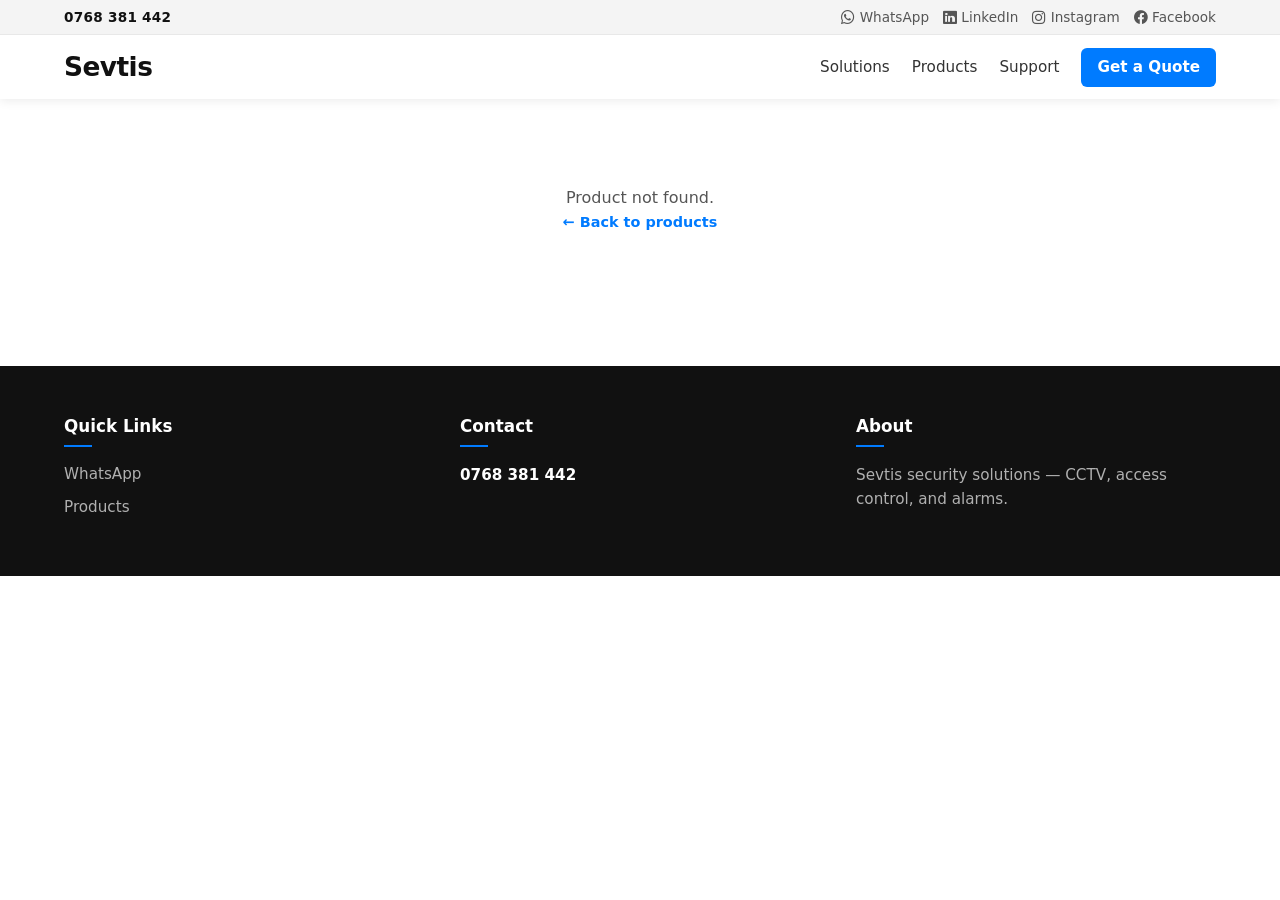
<file: product.html>
<!DOCTYPE html>
<html lang="en">
<head>
  <meta charset="UTF-8">
  <meta name="viewport" content="width=device-width, initial-scale=1.0">
  <title>Product — Sevtis</title>
  <meta name="description" content="Sevtis security equipment details.">
  <link rel="stylesheet" href="sevtis-styles.css">
  <link rel="stylesheet" href="https://cdn.jsdelivr.net/npm/bootstrap-icons@1.13.1/font/bootstrap-icons.min.css" />
  <style>
    .detail-page {
      padding: 36px 5% 64px;
      max-width: 1000px;
      margin: 0 auto;
    }
    .detail-back {
      display: inline-block;
      margin-bottom: 1.25rem;
      font-size: 0.9rem;
      font-weight: 600;
      color: #007bff;
      text-decoration: none;
    }
    .detail-back:hover {
      text-decoration: underline;
    }
    .detail-layout {
      display: grid;
      grid-template-columns: 1fr;
      gap: 1.75rem;
    }
    @media (min-width: 800px) {
      .detail-layout {
        grid-template-columns: 1fr 1.1fr;
        gap: 2.5rem;
        align-items: start;
      }
    }
    .detail-image {
      background: #f4f4f4;
      border-radius: 12px;
      border: 1px solid #e8e8e8;
      overflow: hidden;
      aspect-ratio: 4/3;
    }
    .detail-image img {
      width: 100%;
      height: 100%;
      object-fit: cover;
      display: block;
    }
    .detail-cat {
      font-size: 0.75rem;
      font-weight: 600;
      text-transform: uppercase;
      letter-spacing: 0.04em;
      color: #007bff;
      margin-bottom: 0.4rem;
    }
    .detail-layout h1 {
      font-size: clamp(1.4rem, 3vw, 1.85rem);
      line-height: 1.25;
      margin-bottom: 0.35rem;
      color: #111;
    }
    .detail-model {
      font-size: 0.95rem;
      color: #777;
      margin-bottom: 1rem;
    }
    .detail-summary {
      font-size: 1.05rem;
      color: #333;
      line-height: 1.55;
      margin-bottom: 1rem;
    }
    .detail-body {
      font-size: 0.98rem;
      color: #444;
      line-height: 1.7;
      margin-bottom: 1.25rem;
    }
    .detail-specs {
      background: #f8f9fb;
      border-radius: 10px;
      padding: 1rem 1.15rem;
      margin-bottom: 1.35rem;
    }
    .detail-specs h2 {
      font-size: 0.8rem;
      text-transform: uppercase;
      letter-spacing: 0.04em;
      color: #555;
      margin-bottom: 0.65rem;
    }
    .detail-specs ul {
      margin: 0;
      padding-left: 1.1rem;
    }
    .detail-specs li {
      margin-bottom: 0.35rem;
      color: #333;
      font-size: 0.95rem;
    }
    .detail-actions {
      display: flex;
      flex-wrap: wrap;
      gap: 10px;
    }
    .btn-whatsapp-lg {
      display: inline-flex;
      align-items: center;
      gap: 8px;
      background: #25d366;
      color: #fff;
      text-decoration: none;
      font-weight: 600;
      padding: 12px 18px;
      border-radius: 8px;
      font-size: 0.95rem;
    }
    .btn-whatsapp-lg:hover {
      background: #1ebe57;
    }
    .btn-secondary {
      display: inline-flex;
      align-items: center;
      padding: 12px 18px;
      border-radius: 8px;
      border: 1px solid #ddd;
      text-decoration: none;
      font-weight: 600;
      color: #111;
      font-size: 0.95rem;
    }
    .btn-secondary:hover {
      border-color: #007bff;
      color: #007bff;
    }
    .detail-error {
      padding: 3rem 0;
      text-align: center;
      color: #555;
    }
  </style>
</head>
<body>
  <header class="main-header">
    <div class="top-bar">
      <div class="top-bar-inner">
        <a href="tel:+256768381442" class="header-phone">0768 381 442</a>
        <div class="social-links">
         <a href="https://wa.me/256768381442" target="_blank" rel="noopener">
            <i class="bi bi-whatsapp"></i> WhatsApp
          </a>
          <a href="https://linkedin.com/company/sevtis" target="_blank" rel="noopener">
            <i class="bi bi-linkedin"></i> LinkedIn
          </a>
          <a href="https://instagram.com/sevtis" target="_blank" rel="noopener">
            <i class="bi bi-instagram"></i> Instagram
          </a>
          <a href="https://facebook.com/sevtis" target="_blank" rel="noopener">
            <i class="bi bi-facebook"></i> Facebook
          </a>
        </div>
      </div>
    </div>
    <nav class="nav-bars">
      <div class="logo-sec">
        <a href="index.html" class="logo">Sevtis</a>
      </div>
      <button class="menu-toggle" id="menuToggle" aria-label="Toggle menu">Menu</button>
      <div class="nav-links" id="navLinks">
        <a href="index.html#solutions">Solutions</a>
        <a href="products.html">Products</a>
        <a href="#">Support</a>
        <a href="https://wa.me/256768381442?text=Hi%2C%20I%27d%20like%20a%20quote" class="nav-cta" target="_blank" rel="noopener">Get a Quote</a>
      </div>
    </nav>
  </header>

  <main class="detail-page" id="detailRoot">
    <p>Loading product…</p>
  </main>

  <footer class="footer-tag">
    <div>
      <h3>Quick Links</h3>
      <a href="https://wa.me/256768381442" target="_blank" rel="noopener">WhatsApp</a>
      <a href="products.html">Products</a>
    </div>
    <div>
      <h3>Contact</h3>
      <p class="footer-phone"><a href="tel:+256768381442">0768 381 442</a></p>
    </div>
    <div>
      <h3>About</h3>
      <p>Sevtis security solutions — CCTV, access control, and alarms.</p>
    </div>
  </footer>

  <script>
  (function () {
    const root = document.getElementById('detailRoot');
    const menuToggle = document.getElementById('menuToggle');
    const navLinks = document.getElementById('navLinks');
    if (menuToggle && navLinks) {
      menuToggle.addEventListener('click', function () {
        navLinks.classList.toggle('open');
      });
    }

    function esc(s) {
      return String(s || '')
        .replace(/&/g, '&amp;')
        .replace(/</g, '&lt;')
        .replace(/>/g, '&gt;')
        .replace(/"/g, '&quot;');
    }

    function getId() {
      const params = new URLSearchParams(window.location.search);
      return params.get('id') || '';
    }

    fetch('products.json')
      .then(function (r) {
        if (!r.ok) throw new Error('fail');
        return r.json();
      })
      .then(function (data) {
        const id = getId();
        const product = (data.products || []).find(function (p) { return p.id === id; });
        const wa = data.whatsapp || '256768381442';
        const categories = data.categories || [];

        if (!product) {
          root.innerHTML = '<div class="detail-error"><p>Product not found.</p><p><a class="detail-back" href="products.html">← Back to products</a></p></div>';
          return;
        }

        const cat = categories.find(function (c) { return c.id === product.category; });
        const catLabel = cat ? cat.name : product.category;
        const waText = "Hi, I'm interested in the " + product.name + " (" + product.model + ")";
        const waHref = 'https://wa.me/' + wa + '?text=' + encodeURIComponent(waText);

        document.title = product.name + ' — Sevtis';

        const specs = (product.specs || []).map(function (s) {
          return '<li>' + esc(s) + '</li>';
        }).join('');

        root.innerHTML =
          '<a class="detail-back" href="products.html">← All products</a>' +
          '<div class="detail-layout">' +
            '<div class="detail-image">' +
              '<img src="' + esc(product.image) + '" alt="' + esc(product.name) + '" onerror="this.style.opacity=0.35">' +
            '</div>' +
            '<div>' +
              '<div class="detail-cat">' + esc(catLabel) + '</div>' +
              '<h1>' + esc(product.name) + '</h1>' +
              '<div class="detail-model">Model: ' + esc(product.model) + '</div>' +
              '<p class="detail-summary">' + esc(product.summary) + '</p>' +
              '<div class="detail-body">' + esc(product.description) + '</div>' +
              (specs ? '<div class="detail-specs"><h2>Key specifications</h2><ul>' + specs + '</ul></div>' : '') +
              '<div class="detail-actions">' +
                '<a class="btn-whatsapp-lg" href="' + waHref + '" target="_blank" rel="noopener">Chat on WhatsApp</a>' +
                '<a class="btn-secondary" href="products.html">Browse more</a>' +
              '</div>' +
            '</div>' +
          '</div>';
      })
      .catch(function () {
        root.innerHTML = '<div class="detail-error"><p>Unable to load product.</p><a class="detail-back" href="products.html">← Back to products</a></div>';
      });
  })();
  </script>
</body>
</html>
</file>
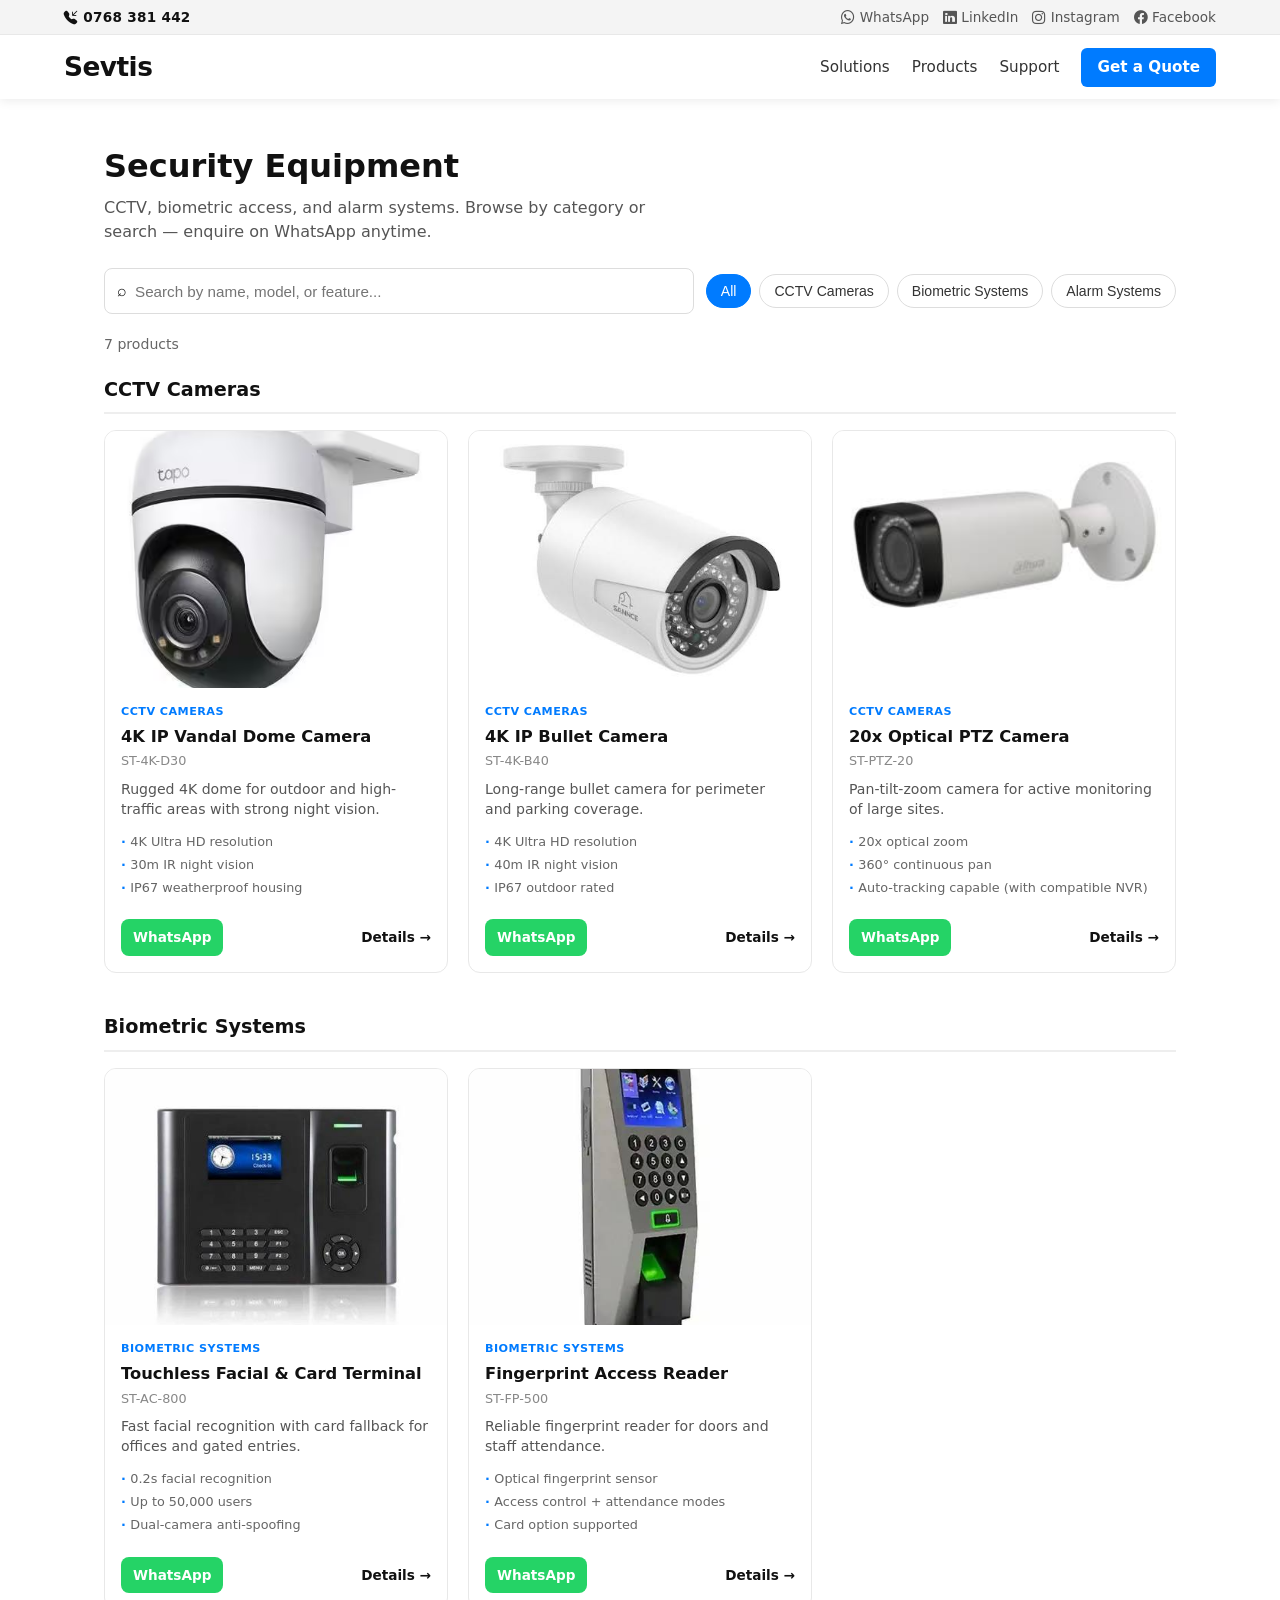
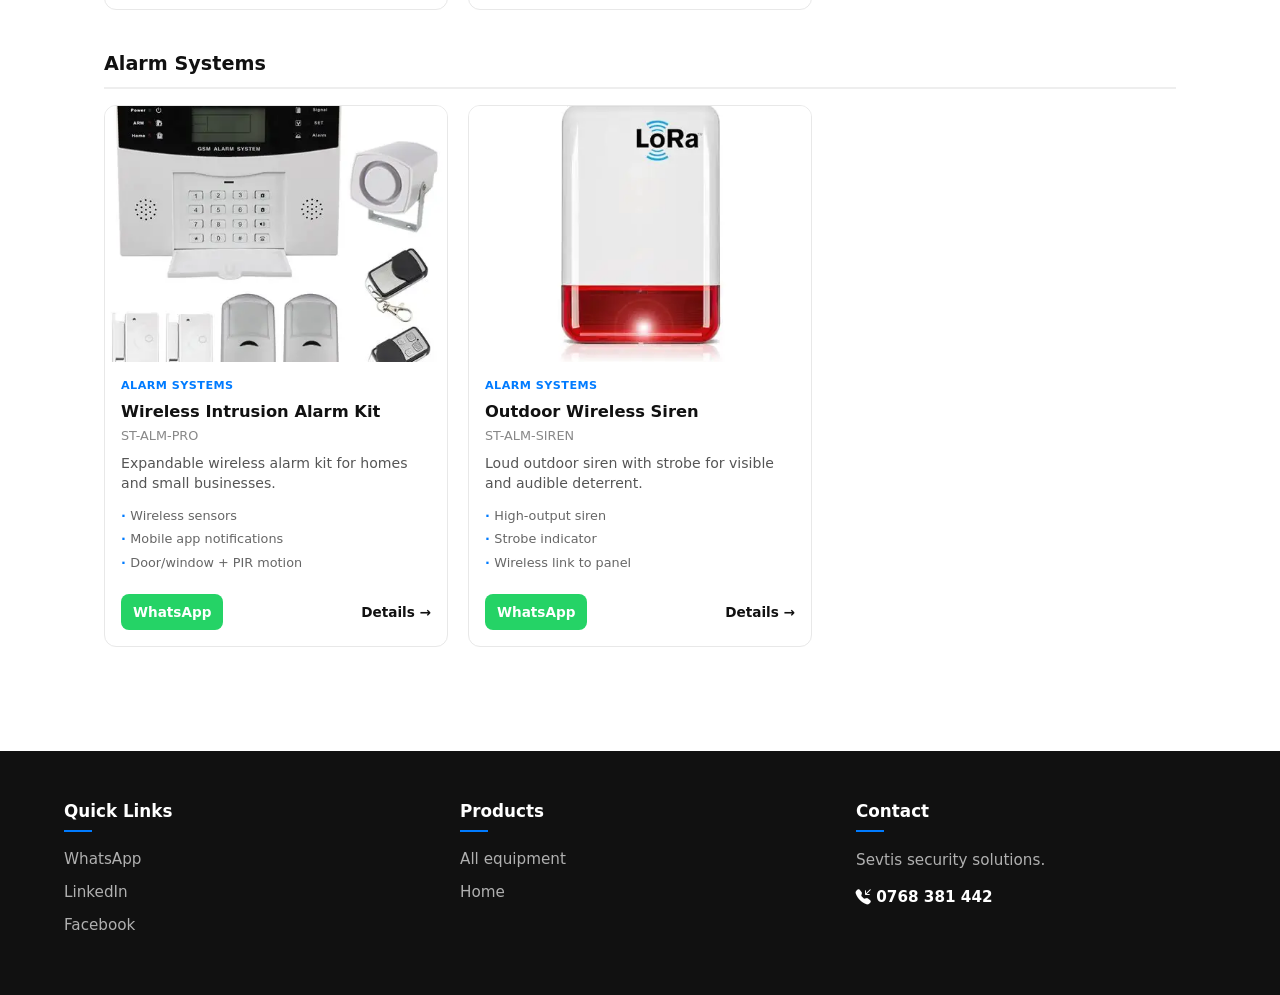
<file: products.html>
<!DOCTYPE html>
<html lang="en">
<head>
  <meta charset="UTF-8">
  <meta name="viewport" content="width=device-width, initial-scale=1.0">
  <title>Products — Sevtis Security Equipment</title>
  <meta name="description" content="Browse CCTV cameras, biometric access control, and alarm systems from Sevtis. Enquire on WhatsApp.">
  <link rel="stylesheet" href="sevtis-styles.css">
  <link rel="stylesheet" href="https://cdn.jsdelivr.net/npm/bootstrap-icons@1.13.1/font/bootstrap-icons.min.css" />

  <style>
    .products-page {
      padding: 40px 5% 64px;
      max-width: 1200px;
      margin: 0 auto;
    }
    .products-header h1 {
      font-size: clamp(1.6rem, 3vw, 2rem);
      margin-bottom: 0.4rem;
      color: #111;
    }
    .products-header p {
      color: #555;
      margin-bottom: 1.5rem;
      max-width: 36rem;
    }
    .products-tools {
      display: flex;
      flex-wrap: wrap;
      gap: 12px;
      align-items: center;
      margin-bottom: 1.25rem;
    }
    .search-wrap {
      flex: 1 1 220px;
      display: flex;
      align-items: center;
      gap: 8px;
      border: 1px solid #ddd;
      border-radius: 8px;
      padding: 10px 12px;
      background: #fff;
    }
    .search-wrap input {
      border: none;
      outline: none;
      width: 100%;
      font-size: 0.95rem;
    }
    .category-chips {
      display: flex;
      flex-wrap: wrap;
      gap: 8px;
    }
    .chip {
      border: 1px solid #ddd;
      background: #fff;
      color: #333;
      padding: 8px 14px;
      border-radius: 999px;
      font-size: 0.88rem;
      font-weight: 500;
      cursor: pointer;
      transition: all 0.15s ease;
    }
    .chip:hover {
      border-color: #007bff;
      color: #007bff;
    }
    .chip.active {
      background: #007bff;
      border-color: #007bff;
      color: #fff;
    }
    .products-meta {
      font-size: 0.88rem;
      color: #666;
      margin-bottom: 1.25rem;
    }
    .category-group {
      margin-bottom: 2.5rem;
    }
    .category-group h2 {
      font-size: 1.2rem;
      margin-bottom: 1rem;
      padding-bottom: 0.5rem;
      border-bottom: 2px solid #eee;
      color: #111;
    }
    .product-grid {
      display: grid;
      grid-template-columns: repeat(auto-fill, minmax(260px, 1fr));
      gap: 1.25rem;
    }
    .product-card {
      background: #fff;
      border: 1px solid #e8e8e8;
      border-radius: 12px;
      overflow: hidden;
      display: flex;
      flex-direction: column;
      transition: box-shadow 0.2s ease, transform 0.2s ease;
    }
    .product-card:hover {
      box-shadow: 0 8px 24px rgba(0,0,0,0.08);
      transform: translateY(-2px);
    }
    .product-card-link {
      text-decoration: none;
      color: inherit;
      display: block;
      flex: 1;
    }
    .product-card-image {
      aspect-ratio: 4/3;
      background: #f4f4f4;
      overflow: hidden;
    }
    .product-card-image img {
      width: 100%;
      height: 100%;
      object-fit: cover;
      display: block;
    }
    .product-card-body {
      padding: 1rem 1rem 0.75rem;
    }
    .product-card-cat {
      font-size: 0.7rem;
      font-weight: 600;
      text-transform: uppercase;
      letter-spacing: 0.04em;
      color: #007bff;
      margin-bottom: 0.35rem;
    }
    .product-card h3 {
      font-size: 1.02rem;
      line-height: 1.3;
      margin-bottom: 0.25rem;
      color: #111;
    }
    .product-card .model {
      font-size: 0.8rem;
      color: #888;
      margin-bottom: 0.5rem;
    }
    .product-card .summary {
      font-size: 0.88rem;
      color: #555;
      line-height: 1.45;
      margin-bottom: 0.65rem;
    }
    .product-card .specs-preview {
      list-style: none;
      padding: 0;
      margin: 0 0 0.5rem;
      font-size: 0.8rem;
      color: #666;
    }
    .product-card .specs-preview li {
      padding: 2px 0;
    }
    .product-card .specs-preview li::before {
      content: "· ";
      color: #007bff;
      font-weight: 700;
    }
    .product-card-actions {
      padding: 0 1rem 1rem;
      display: flex;
      gap: 8px;
      align-items: center;
    }
    .btn-whatsapp {
      display: inline-flex;
      align-items: center;
      gap: 6px;
      background: #25d366;
      color: #fff;
      text-decoration: none;
      font-size: 0.85rem;
      font-weight: 600;
      padding: 8px 12px;
      border-radius: 8px;
      transition: background 0.15s ease;
    }
    .btn-whatsapp:hover {
      background: #1ebe57;
    }
    .btn-details {
      font-size: 0.85rem;
      font-weight: 600;
      color: #111;
      text-decoration: none;
      margin-left: auto;
    }
    .btn-details:hover {
      color: #007bff;
    }
    .empty-state {
      text-align: center;
      padding: 3rem 1rem;
      color: #666;
    }
    .empty-state a {
      color: #007bff;
      font-weight: 600;
    }
  </style>
</head>
<body>
  <header class="main-header">
    <div class="top-bar">
      <div class="top-bar-inner">
        <a href="tel:+256768381442" class="header-phone"><i class="bi bi-telephone-inbound-fill"></i>  0768 381 442</a>
        <div class="social-links">
          <a href="https://wa.me/256768381442" target="_blank" rel="noopener">
            <i class="bi bi-whatsapp"></i> WhatsApp
          </a>
          <a href="https://linkedin.com/company/sevtis" target="_blank" rel="noopener">
            <i class="bi bi-linkedin"></i> LinkedIn
          </a>
          <a href="https://instagram.com/sevtis" target="_blank" rel="noopener">
            <i class="bi bi-instagram"></i> Instagram
          </a>
          <a href="https://facebook.com/sevtis" target="_blank" rel="noopener">
            <i class="bi bi-facebook"></i> Facebook
          </a>
        </div>
      </div>
    </div>
    <nav class="nav-bars">
      <div class="logo-sec">
        <a href="index.html" class="logo">Sevtis</a>
      </div>
      <button class="menu-toggle" id="menuToggle" aria-label="Toggle menu">Menu</button>
      <div class="nav-links" id="navLinks">
        <a href="index.html#solutions">Solutions</a>
        <a href="products.html">Products</a>
        <a href="contact.html">Support</a>
        <a href="https://wa.me/256768381442?text=Hi%2C%20I%27d%20like%20a%20quote" class="nav-cta" target="_blank" rel="noopener">Get a Quote</a>
      </div>
    </nav>
  </header>

  <main class="products-page">
    <div class="products-header">
      <h1>Security Equipment</h1>
      <p>CCTV, biometric access, and alarm systems. Browse by category or search — enquire on WhatsApp anytime.</p>
    </div>

    <div class="products-tools">
      <div class="search-wrap">
        <span aria-hidden="true">⌕</span>
        <input type="search" id="productSearch" placeholder="Search by name, model, or feature..." autocomplete="off">
      </div>
      <div class="category-chips" id="categoryChips"></div>
    </div>

    <p class="products-meta" id="productsMeta">Loading products…</p>
    <div id="productsRoot"></div>
  </main>

  <footer class="footer-tag">
    <div>
      <h3>Quick Links</h3>
      <a href="https://wa.me/256768381442" target="_blank" rel="noopener">WhatsApp</a>
      <a href="https://linkedin.com/company/sevtis" target="_blank" rel="noopener">LinkedIn</a>
      <a href="https://facebook.com/sevtis" target="_blank" rel="noopener">Facebook</a>
    </div>
    <div>
      <h3>Products</h3>
      <a href="products.html">All equipment</a>
      <a href="index.html">Home</a>
    </div>
    <div>
      <h3>Contact</h3>
      <p>Sevtis security solutions.</p>
      <p class="footer-phone"><a href="tel:+256768381442"><i class="bi bi-telephone-inbound-fill"></i>  0768 381 442</a></p>
    </div>
  </footer>

  <script>
  (function () {
    const searchInput = document.getElementById('productSearch');
    const chipsEl = document.getElementById('categoryChips');
    const root = document.getElementById('productsRoot');
    const meta = document.getElementById('productsMeta');
    const menuToggle = document.getElementById('menuToggle');
    const navLinks = document.getElementById('navLinks');

    if (menuToggle && navLinks) {
      menuToggle.addEventListener('click', function () {
        navLinks.classList.toggle('open');
      });
    }

    let data = { categories: [], products: [], whatsapp: '256768381442' };
    let activeCategory = 'all';
    let query = '';

    function esc(s) {
      return String(s || '')
        .replace(/&/g, '&amp;')
        .replace(/</g, '&lt;')
        .replace(/>/g, '&gt;')
        .replace(/"/g, '&quot;');
    }

    function catName(id) {
      const c = data.categories.find(function (x) { return x.id === id; });
      return c ? c.name : id;
    }

    function waLink(product) {
      const text = "Hi, I'm interested in the " + product.name + " (" + product.model + ")";
      return 'https://wa.me/' + data.whatsapp + '?text=' + encodeURIComponent(text);
    }

    function matches(product) {
      if (activeCategory !== 'all' && product.category !== activeCategory) return false;
      if (!query) return true;
      const hay = [
        product.name,
        product.model,
        product.summary,
        product.description,
        catName(product.category),
        (product.specs || []).join(' ')
      ].join(' ').toLowerCase();
      return hay.indexOf(query) !== -1;
    }

    function renderChips() {
      const chips = [{ id: 'all', name: 'All' }].concat(data.categories);
      chipsEl.innerHTML = chips.map(function (c) {
        return '<button type="button" class="chip' + (c.id === activeCategory ? ' active' : '') + '" data-cat="' + esc(c.id) + '">' + esc(c.name) + '</button>';
      }).join('');
      chipsEl.querySelectorAll('.chip').forEach(function (btn) {
        btn.addEventListener('click', function () {
          activeCategory = btn.getAttribute('data-cat');
          render();
        });
      });
    }

    function cardHtml(p) {
      const specs = (p.specs || []).slice(0, 3).map(function (s) {
        return '<li>' + esc(s) + '</li>';
      }).join('');
      return (
        '<article class="product-card">' +
          '<a class="product-card-link" href="product.html?id=' + encodeURIComponent(p.id) + '">' +
            '<div class="product-card-image"><img src="' + esc(p.image) + '" alt="' + esc(p.name) + '" loading="lazy" onerror="this.style.opacity=0.3"></div>' +
            '<div class="product-card-body">' +
              '<div class="product-card-cat">' + esc(catName(p.category)) + '</div>' +
              '<h3>' + esc(p.name) + '</h3>' +
              '<div class="model">' + esc(p.model) + '</div>' +
              '<p class="summary">' + esc(p.summary) + '</p>' +
              '<ul class="specs-preview">' + specs + '</ul>' +
            '</div>' +
          '</a>' +
          '<div class="product-card-actions">' +
            '<a class="btn-whatsapp" href="' + waLink(p) + '" target="_blank" rel="noopener" onclick="event.stopPropagation()">' +
              'WhatsApp' +
            '</a>' +
            '<a class="btn-details" href="product.html?id=' + encodeURIComponent(p.id) + '">Details →</a>' +
          '</div>' +
        '</article>'
      );
    }

    function render() {
      renderChips();
      const filtered = data.products.filter(matches);
      meta.textContent = filtered.length + ' product' + (filtered.length === 1 ? '' : 's') +
        (query ? ' matching “' + query + '”' : '') +
        (activeCategory !== 'all' ? ' in ' + catName(activeCategory) : '');

      if (!filtered.length) {
        root.innerHTML = '<div class="empty-state"><p>No products found.</p><p><a href="https://wa.me/' + data.whatsapp + '" target="_blank" rel="noopener">Message us on WhatsApp</a> and we’ll help you choose.</p></div>';
        return;
      }

      if (activeCategory !== 'all') {
        root.innerHTML = '<div class="product-grid">' + filtered.map(cardHtml).join('') + '</div>';
        return;
      }

      // Group by category when showing All
      const html = data.categories.map(function (cat) {
        const items = filtered.filter(function (p) { return p.category === cat.id; });
        if (!items.length) return '';
        return (
          '<section class="category-group">' +
            '<h2>' + esc(cat.name) + '</h2>' +
            '<div class="product-grid">' + items.map(cardHtml).join('') + '</div>' +
          '</section>'
        );
      }).join('');
      root.innerHTML = html;
    }

    searchInput.addEventListener('input', function () {
      query = searchInput.value.trim().toLowerCase();
      render();
    });

    fetch('products.json')
      .then(function (r) {
        if (!r.ok) throw new Error('Failed to load');
        return r.json();
      })
      .then(function (json) {
        data = json;
        if (!data.whatsapp) data.whatsapp = '256768381442';
        render();
      })
      .catch(function () {
        meta.textContent = 'Unable to load products.';
        root.innerHTML = '<div class="empty-state"><p>Please try again later or <a href="https://wa.me/256768381442" target="_blank" rel="noopener">WhatsApp us</a>.</p></div>';
      });
  })();
  </script>
</body>
</html>
</file>
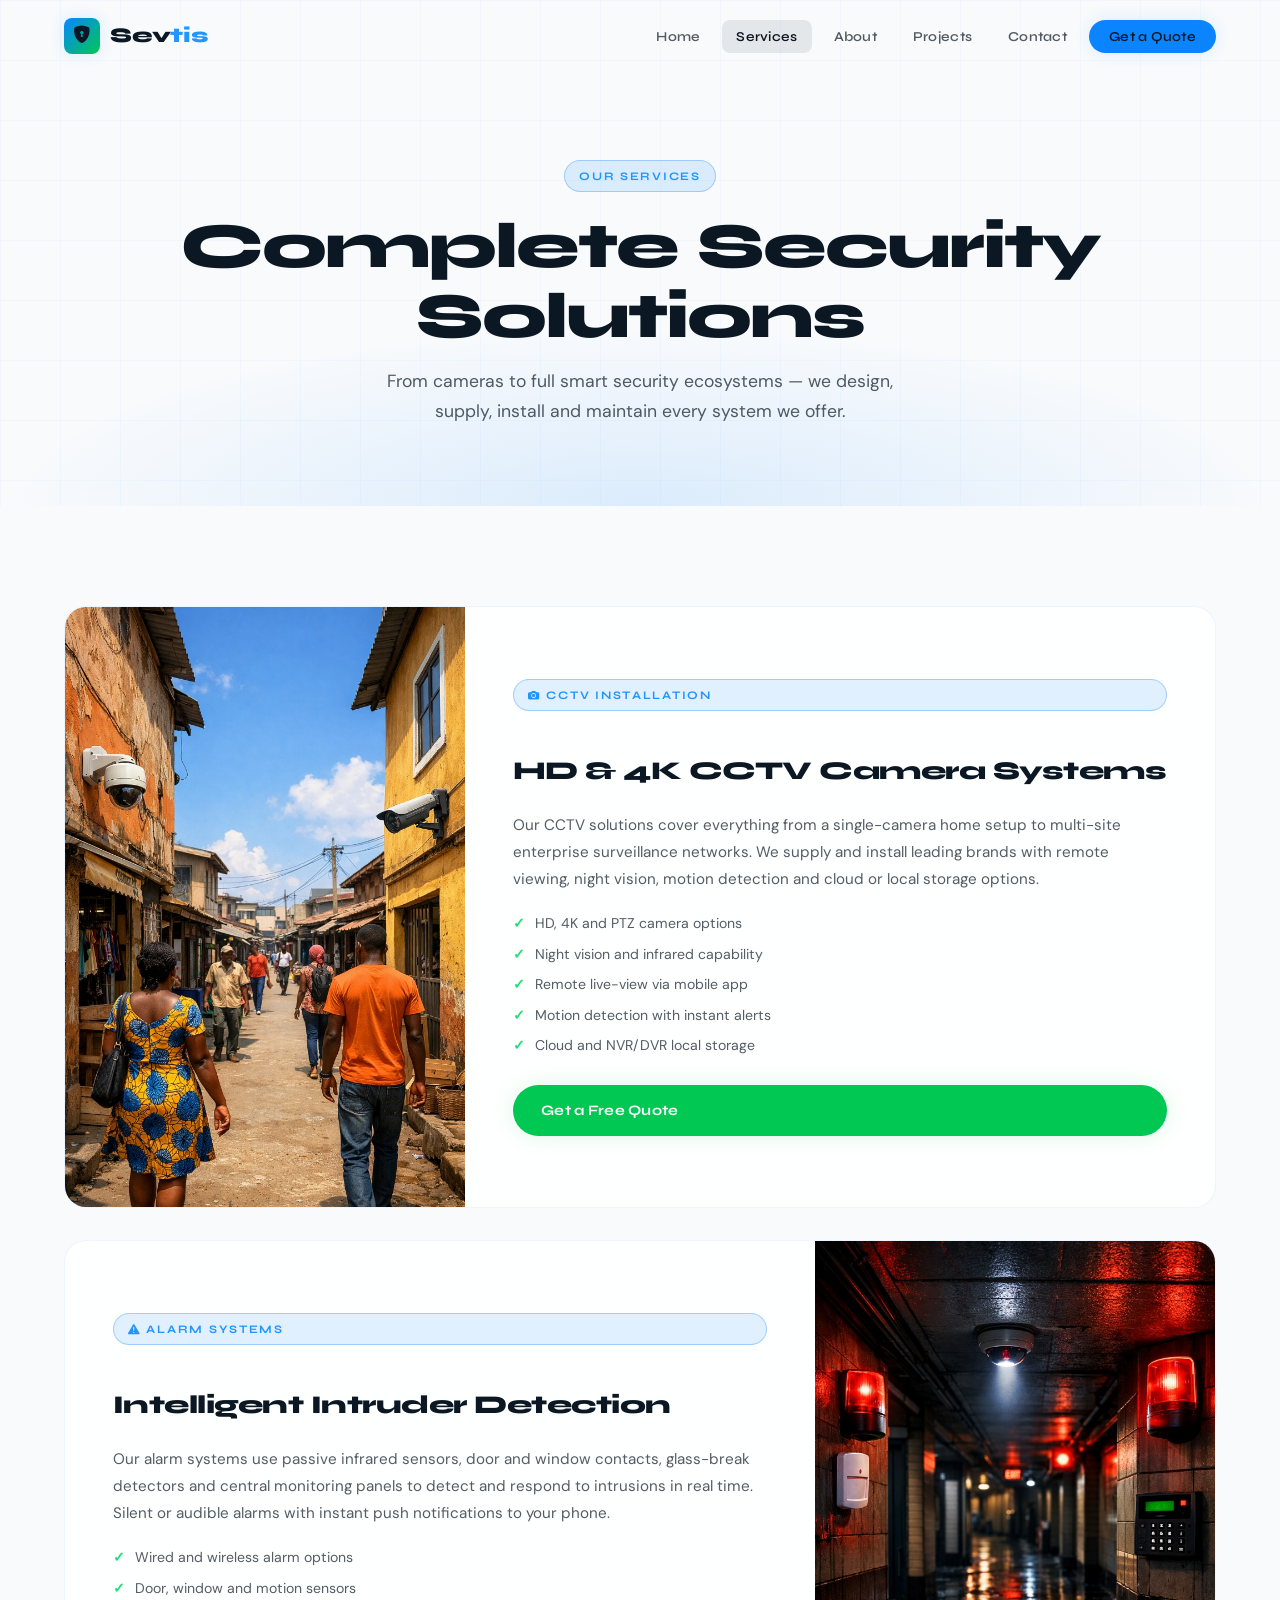
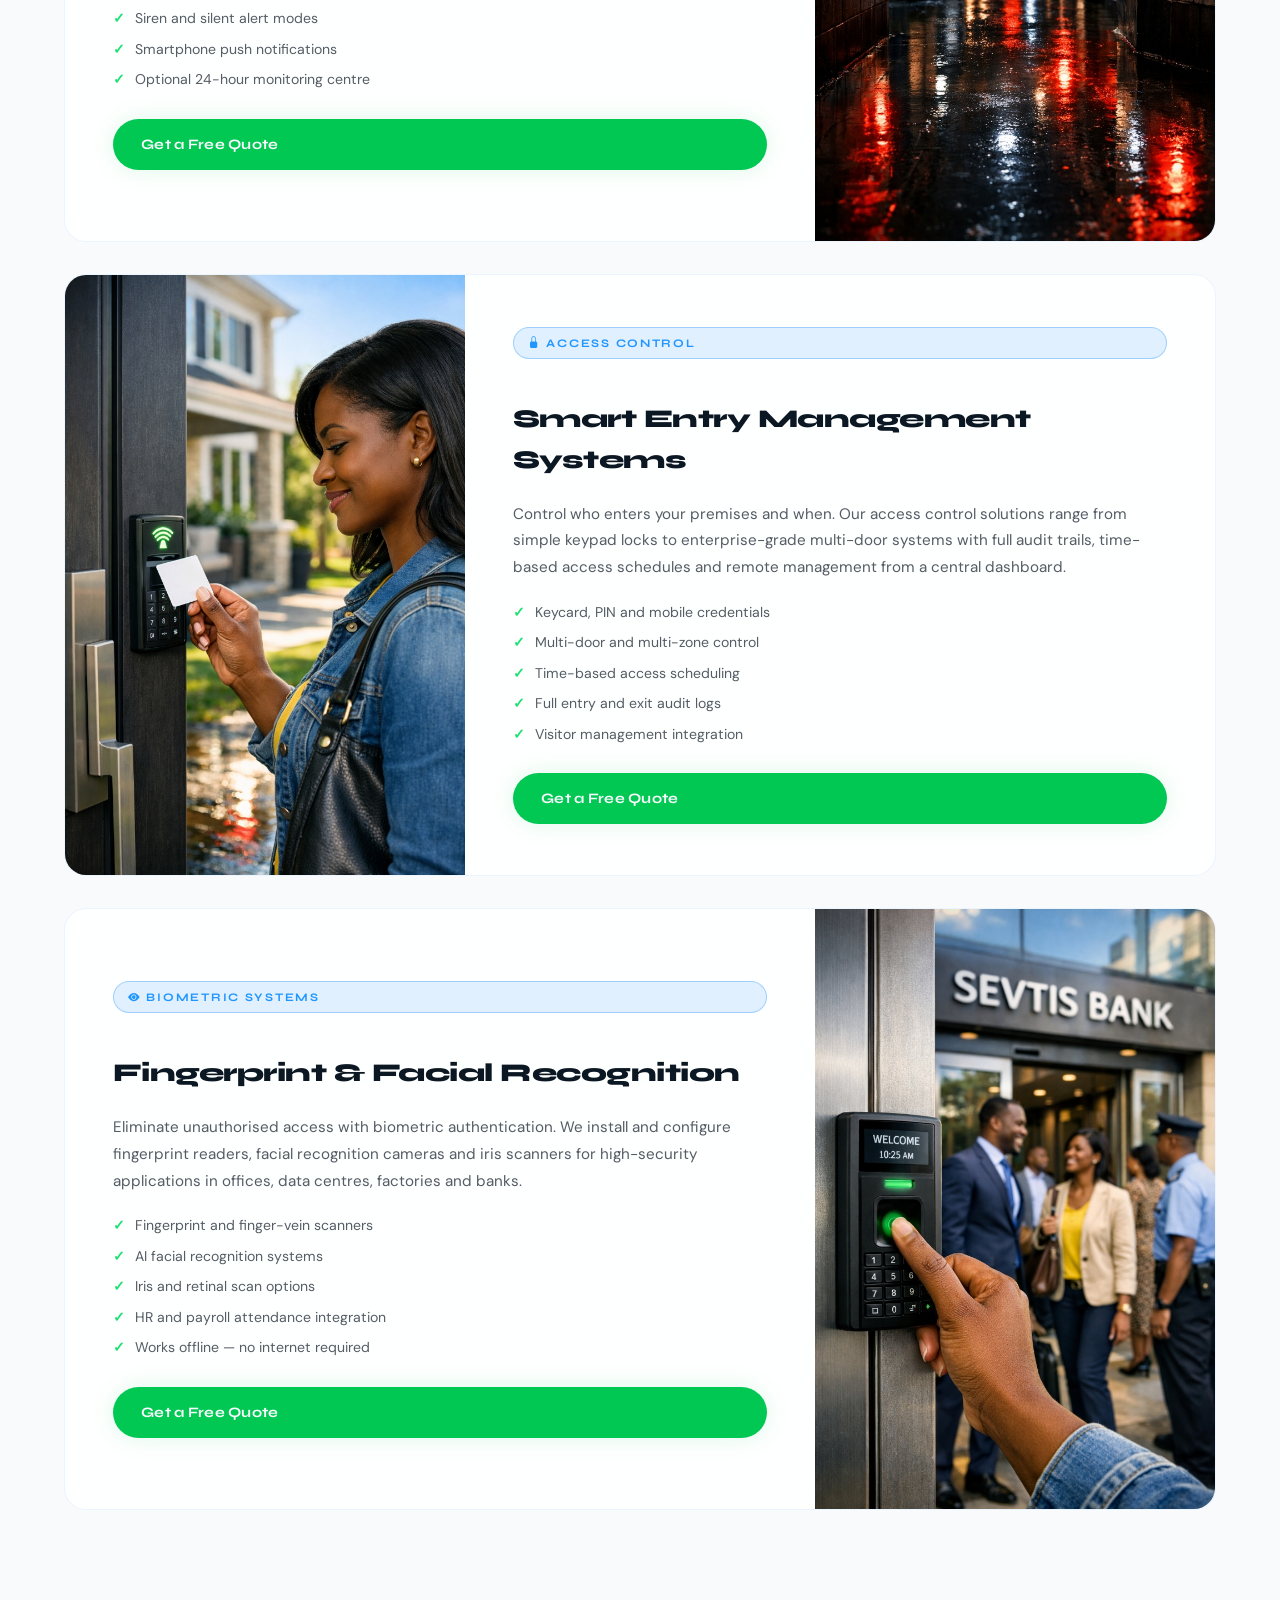
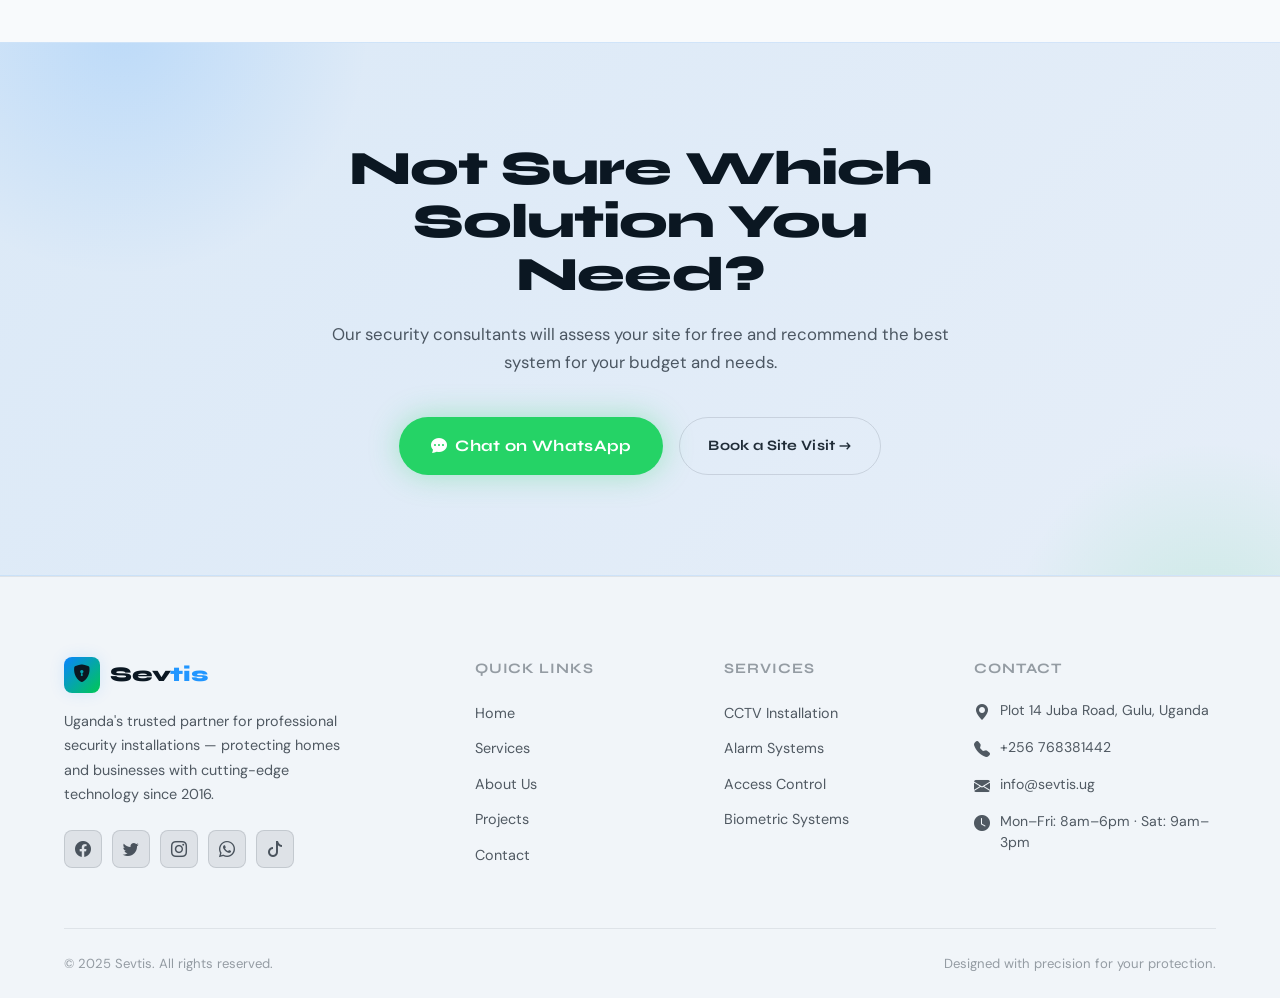
<file: services.html>
<!DOCTYPE html>
<html lang="en">
<head>
  <meta charset="UTF-8" />
  <meta name="viewport" content="width=device-width, initial-scale=1.0" />
  <title>Services — Sevtis Security Solutions</title>
  <meta name="description" content="Professional CCTV, alarm systems, access control, biometric and electric fencing services by SecureVision." />
  <link rel="stylesheet" href="style.css" />
  <link rel="stylesheet" href="https://cdn.jsdelivr.net/npm/bootstrap-icons@1.13.1/font/bootstrap-icons.min.css" />
</head>
<body>

  <!-- NAVBAR -->
  <nav class="navbar" id="navbar">
    <div class="navbar-inner">
      <a href="index.html" class="logo">
        <div class="logo-icon"><i class="bi bi-shield-lock-fill"></i></div>
        <span class="logo-text">Sev<span>tis</span></span>
      </a>
      <ul class="nav-links">
        <li><a href="index.html">Home</a></li>
        <li><a href="services.html" class="active">Services</a></li>
        <li><a href="about.html">About</a></li>
        <li><a href="projects.html">Projects</a></li>
        <li><a href="contact.html">Contact</a></li>
        <li><a href="contact.html" class="nav-cta">Get a Quote</a></li>
      </ul>
      <button class="hamburger" aria-label="Toggle menu">
        <span></span><span></span><span></span>
      </button>
    </div>
  </nav>
  <div class="mobile-menu">
    <a href="index.html">Home</a>
    <a href="services.html">Services</a>
    <a href="about.html">About</a>
    <a href="projects.html">Projects</a>
    <a href="contact.html">Contact</a>
    <a href="contact.html" class="nav-cta">Get a Quote</a>
  </div>

  <!-- PAGE HERO -->
  <section class="page-hero">
    <div class="page-hero-grid"></div>
    <div class="container">
      <span class="tag">Our Services</span>
      <h1>Complete Security Solutions</h1>
      <p>From cameras to full smart security ecosystems — we design, supply, install and maintain every system we offer.</p>
    </div>
  </section>

  <!-- SERVICES -->
  <section class="section">
    <div class="container">

      <!-- CCTV -->
      <div class="service-full-card reveal">
        <div class="sfc-img">
          <img data-src="" src="images/cctv.jpeg" alt="CCTV Camera Installation" loading="lazy" />
        </div>
        <div class="sfc-body">
          <span class="tag"><i class="bi bi-camera-fill"></i> CCTV Installation</span>
          <h3>HD &amp; 4K CCTV Camera Systems</h3>
          <p>Our CCTV solutions cover everything from a single-camera home setup to multi-site enterprise surveillance networks. We supply and install leading brands with remote viewing, night vision, motion detection and cloud or local storage options.</p>
          <div class="benefits-list">
            <div class="benefit">HD, 4K and PTZ camera options</div>
            <div class="benefit">Night vision and infrared capability</div>
            <div class="benefit">Remote live-view via mobile app</div>
            <div class="benefit">Motion detection with instant alerts</div>
            <div class="benefit">Cloud and NVR/DVR local storage</div>
          </div>
          <a href="contact.html" class="btn btn-primary" style="margin-top: 8px;">Get a Free Quote</a>
        </div>
      </div>

      <!-- ALARM SYSTEMS -->
      <div class="service-full-card reverse reveal">
        <div class="sfc-img">
          <img data-src="" src="images/alarm system.jpeg" alt="Alarm Systems" loading="lazy" />
        </div>
        <div class="sfc-body">
          <span class="tag"><i class="bi bi-exclamation-triangle-fill"></i> Alarm Systems</span>
          <h3>Intelligent Intruder Detection</h3>
          <p>Our alarm systems use passive infrared sensors, door and window contacts, glass-break detectors and central monitoring panels to detect and respond to intrusions in real time. Silent or audible alarms with instant push notifications to your phone.</p>
          <div class="benefits-list">
            <div class="benefit">Wired and wireless alarm options</div>
            <div class="benefit">Door, window and motion sensors</div>
            <div class="benefit">Siren and silent alert modes</div>
            <div class="benefit">Smartphone push notifications</div>
            <div class="benefit">Optional 24-hour monitoring centre</div>
          </div>
          <a href="contact.html" class="btn btn-primary" style="margin-top: 8px;">Get a Free Quote</a>
        </div>
      </div>

      <!-- ACCESS CONTROL -->
      <div class="service-full-card reveal">
        <div class="sfc-img">
          <img data-src="" src="images/access control.jpeg" alt="Access Control" loading="lazy" />
        </div>
        <div class="sfc-body">
          <span class="tag"><i class="bi bi-lock-fill"></i> Access Control</span>
          <h3>Smart Entry Management Systems</h3>
          <p>Control who enters your premises and when. Our access control solutions range from simple keypad locks to enterprise-grade multi-door systems with full audit trails, time-based access schedules and remote management from a central dashboard.</p>
          <div class="benefits-list">
            <div class="benefit">Keycard, PIN and mobile credentials</div>
            <div class="benefit">Multi-door and multi-zone control</div>
            <div class="benefit">Time-based access scheduling</div>
            <div class="benefit">Full entry and exit audit logs</div>
            <div class="benefit">Visitor management integration</div>
          </div>
          <a href="contact.html" class="btn btn-primary" style="margin-top: 8px;">Get a Free Quote</a>
        </div>
      </div>

      <!-- BIOMETRIC -->
      <div class="service-full-card reverse reveal">
        <div class="sfc-img">
          <img data-src="" src="images/biometric system.jpeg" alt="Biometric Systems" loading="lazy" />
        </div>
        <div class="sfc-body">
          <span class="tag"><i class="bi bi-eye-fill"></i> Biometric Systems</span>
          <h3>Fingerprint &amp; Facial Recognition</h3>
          <p>Eliminate unauthorised access with biometric authentication. We install and configure fingerprint readers, facial recognition cameras and iris scanners for high-security applications in offices, data centres, factories and banks.</p>
          <div class="benefits-list">
            <div class="benefit">Fingerprint and finger-vein scanners</div>
            <div class="benefit">AI facial recognition systems</div>
            <div class="benefit">Iris and retinal scan options</div>
            <div class="benefit">HR and payroll attendance integration</div>
            <div class="benefit">Works offline — no internet required</div>
          </div>
          <a href="contact.html" class="btn btn-primary" style="margin-top: 8px;">Get a Free Quote</a>
        </div>
      </div>

 
  </section>

  <!-- CTA BAND -->
  <section class="cta-band">
    <div class="container">
      <div class="cta-inner reveal">
        <h2>Not Sure Which Solution You Need?</h2>
        <p>Our security consultants will assess your site for free and recommend the best system for your budget and needs.</p>
        <div class="cta-buttons">
          <a href="https://wa.me/256768381442" target="_blank" class="btn btn-whatsapp"><i class="bi bi-chat-dots-fill"></i> Chat on WhatsApp</a>
          <a href="contact.html" class="btn btn-outline">Book a Site Visit →</a>
        </div>
      </div>
    </div>
  </section>

  <!-- FOOTER -->
  <footer>
    <div class="container">
      <div class="footer-grid">
        <div class="footer-brand">
          <a href="index.html" class="logo">
            <div class="logo-icon"><i class="bi bi-shield-lock-fill"></i></div>
            <span class="logo-text">Sev<span>tis</span></span>
          </a>
          <p>Uganda's trusted partner for professional security installations — protecting homes and businesses with cutting-edge technology since 2016.</p>
     <div class="social-links">
            <a href="https://facebook.com/sevtisuganda" class="social-btn" aria-label="Facebook"><i class="bi bi-facebook"></i></a>
            <a href="https://x.com/sevtis_uganda" class="social-btn" aria-label="Twitter"><i class="bi bi-twitter"></i></a>
            <a href="https://instagram.com/sevtisuganda" class="social-btn" aria-label="Instagram"><i class="bi bi-instagram"></i></a>
            <a href="https://wa.me/256768381442" class="social-btn" aria-label="whatsapp"><i class="bi bi-whatsapp"></i></a>
            <a href="https://tiktok.com/@sevtisuganda" class="social-btn" aria-label="Tiktok"><i class="bi bi-tiktok"></i></a>
          </div>
        </div>
        <div class="footer-col">
          <h4>Quick Links</h4>
          <ul>
            <li><a href="index.html">Home</a></li>
            <li><a href="services.html">Services</a></li>
            <li><a href="about.html">About Us</a></li>
            <li><a href="projects.html">Projects</a></li>
            <li><a href="contact.html">Contact</a></li>
          </ul>
        </div>
        <div class="footer-col">
          <h4>Services</h4>
          <ul>
            <li><a href="services.html">CCTV Installation</a></li>
            <li><a href="services.html">Alarm Systems</a></li>
            <li><a href="services.html">Access Control</a></li>
            <li><a href="services.html">Biometric Systems</a></li>
          </ul>
        </div>
        <div class="footer-col">
          <h4>Contact</h4>
          <div class="footer-contact">
            <div class="contact-item"><span class="ci"><i class="bi bi-geo-alt-fill"></i></span> Plot 14 Juba Road, Gulu, Uganda</div>
            <div class="contact-item"><span class="ci"><i class="bi bi-telephone-fill"></i></span> +256 768381442</div>
            <div class="contact-item"><span class="ci"><i class="bi bi-envelope-fill"></i></span> info@sevtis.ug</div>
            <div class="contact-item"><span class="ci"><i class="bi bi-clock-fill"></i></span> Mon–Fri: 8am–6pm · Sat: 9am–3pm</div>
          </div>
        </div>
      </div>
      <div class="footer-bottom">
        <p>© 2025 Sevtis. All rights reserved.</p>
        <p>Designed with precision for your protection.</p>
      </div>
    </div>
  </footer>

  <script src="main.js"></script>
</body>
</html>
</file>
<file: style.css>
/* ============================================================
   SECUREVISION — DESIGN SYSTEM
   ============================================================ */

@import url('https://fonts.googleapis.com/css2?family=Syne:wght@400;500;600;700;800&family=DM+Sans:ital,wght@0,300;0,400;0,500;0,600;1,300&display=swap');

/* ── TOKENS ── */
:root {
  --navy-950: #020810;
  --navy-900: #060e1e;
  --navy-800: #0b1628;
  --navy-700: #0f1f38;
  --navy-600: #152840;
  --navy-500: #1a3050;
  --blue-500: #0a84ff;
  --blue-400: #2196ff;
  --blue-300: #5bb0ff;
  --blue-glow: rgba(10, 132, 255, 0.35);
  --green-500: #00c853;
  --green-400: #1de073;
  --green-glow: rgba(0, 200, 83, 0.3);
  --white: #ffffff;
  --white-90: rgba(255,255,255,0.9);
  --white-70: rgba(255,255,255,0.7);
  --white-40: rgba(255,255,255,0.4);
  --white-15: rgba(255,255,255,0.15);
  --white-08: rgba(255,255,255,0.08);
  --white-04: rgba(255,255,255,0.04);
  --glass-bg: rgba(11, 22, 40, 0.7);
  --glass-border: rgba(10, 132, 255, 0.18);
  --font-display: 'Syne', sans-serif;
  --font-body: 'DM Sans', sans-serif;
  --radius-sm: 8px;
  --radius-md: 14px;
  --radius-lg: 22px;
  --radius-xl: 32px;
  --transition: 0.3s cubic-bezier(0.4, 0, 0.2, 1);
  --shadow-blue: 0 0 40px rgba(10, 132, 255, 0.2);
  --shadow-card: 0 8px 40px rgba(0,0,0,0.5);
}

/* ── RESET ── */
*, *::before, *::after { box-sizing: border-box; margin: 0; padding: 0; }
html { scroll-behavior: smooth; font-size: 16px; }
body {
  font-family: var(--font-body);
  background: var(--navy-950);
  color: var(--white);
  line-height: 1.6;
  overflow-x: hidden;
  -webkit-font-smoothing: antialiased;
}
img { max-width: 100%; display: block; }
a { text-decoration: none; color: inherit; }
ul { list-style: none; }
button { cursor: pointer; border: none; background: none; font-family: inherit; }

/* ── UTILITY ── */
.container { width: 90%; max-width: 1200px; margin: 0 auto; }
.section { padding: 100px 0; }
.section-sm { padding: 60px 0; }
.text-blue { color: var(--blue-400); }
.text-green { color: var(--green-400); }
.text-muted { color: var(--white-70); }
.text-center { text-align: center; }

.tag {
  display: inline-block;
  font-family: var(--font-display);
  font-size: 0.72rem;
  font-weight: 700;
  letter-spacing: 0.15em;
  text-transform: uppercase;
  color: var(--blue-400);
  background: rgba(10, 132, 255, 0.12);
  border: 1px solid rgba(10, 132, 255, 0.3);
  padding: 6px 14px;
  border-radius: 50px;
  margin-bottom: 20px;
}

.section-title {
  font-family: var(--font-display);
  font-size: clamp(2rem, 4vw, 3rem);
  font-weight: 800;
  line-height: 1.1;
  letter-spacing: -0.02em;
  margin-bottom: 16px;
}

.section-subtitle {
  font-size: 1.05rem;
  color: var(--white-70);
  max-width: 560px;
  line-height: 1.7;
}

/* ── BUTTONS ── */
.btn {
  display: inline-flex;
  align-items: center;
  gap: 8px;
  padding: 14px 28px;
  border-radius: 50px;
  font-family: var(--font-display);
  font-size: 0.9rem;
  font-weight: 700;
  letter-spacing: 0.02em;
  transition: var(--transition);
  white-space: nowrap;
}

.btn-primary {
  background: var(--green-500);
  color: var(--navy-950);
  box-shadow: 0 0 24px var(--green-glow);
}
.btn-primary:hover {
  background: var(--green-400);
  box-shadow: 0 0 40px var(--green-glow);
  transform: translateY(-2px);
}

.btn-outline {
  background: transparent;
  color: var(--white);
  border: 1.5px solid var(--white-40);
}
.btn-outline:hover {
  border-color: var(--blue-400);
  color: var(--blue-400);
  box-shadow: 0 0 20px var(--blue-glow);
  transform: translateY(-2px);
}

.btn-blue {
  background: var(--blue-500);
  color: var(--white);
  box-shadow: 0 0 24px var(--blue-glow);
}
.btn-blue:hover {
  background: var(--blue-400);
  box-shadow: 0 0 40px var(--blue-glow);
  transform: translateY(-2px);
}

.btn-whatsapp {
  background: #25d366;
  color: #fff;
  font-size: 1rem;
  padding: 16px 32px;
  box-shadow: 0 0 30px rgba(37, 211, 102, 0.35);
}
.btn-whatsapp:hover {
  background: #1ebe5d;
  transform: translateY(-3px);
  box-shadow: 0 0 50px rgba(37, 211, 102, 0.5);
}

/* ── GLASS CARD ── */
.glass-card {
  background: var(--glass-bg);
  border: 1px solid var(--glass-border);
  border-radius: var(--radius-lg);
  backdrop-filter: blur(20px);
  -webkit-backdrop-filter: blur(20px);
}

/* ── NAVBAR ── */
.navbar {
  position: fixed;
  top: 0;
  left: 0;
  right: 0;
  z-index: 1000;
  padding: 0;
  transition: var(--transition);
}

.navbar.scrolled {
  background: rgba(6, 14, 30, 0.95);
  backdrop-filter: blur(24px);
  -webkit-backdrop-filter: blur(24px);
  border-bottom: 1px solid var(--glass-border);
  box-shadow: 0 4px 30px rgba(0,0,0,0.4);
}

.navbar-inner {
  display: flex;
  align-items: center;
  justify-content: space-between;
  height: 72px;
  width: 90%;
  max-width: 1200px;
  margin: 0 auto;
}

.logo {
  display: flex;
  align-items: center;
  gap: 10px;
  font-family: var(--font-display);
  font-weight: 800;
  font-size: 1.3rem;
  letter-spacing: -0.01em;
}

.logo-icon {
  width: 36px;
  height: 36px;
  background: linear-gradient(135deg, var(--blue-500), var(--green-500));
  border-radius: 8px;
  display: flex;
  align-items: center;
  justify-content: center;
  font-size: 1.1rem;
  box-shadow: 0 0 16px var(--blue-glow);
}

.logo-text span { color: var(--blue-400); }

.nav-links {
  display: flex;
  align-items: center;
  gap: 8px;
}

.nav-links a {
  font-family: var(--font-display);
  font-size: 0.85rem;
  font-weight: 600;
  color: var(--white-70);
  padding: 8px 14px;
  border-radius: 8px;
  transition: var(--transition);
  letter-spacing: 0.02em;
}

.nav-links a:hover,
.nav-links a.active {
  color: var(--white);
  background: var(--white-08);
}

.nav-cta {
  background: var(--blue-500) !important;
  color: var(--white) !important;
  box-shadow: 0 0 16px var(--blue-glow);
  border-radius: 50px !important;
  padding: 8px 20px !important;
}
.nav-cta:hover {
  background: var(--blue-400) !important;
  box-shadow: 0 0 28px var(--blue-glow) !important;
}

.hamburger {
  display: none;
  flex-direction: column;
  gap: 5px;
  padding: 8px;
  cursor: pointer;
}

.hamburger span {
  display: block;
  width: 24px;
  height: 2px;
  background: var(--white);
  border-radius: 2px;
  transition: var(--transition);
}

.hamburger.open span:nth-child(1) { transform: translateY(7px) rotate(45deg); }
.hamburger.open span:nth-child(2) { opacity: 0; transform: scaleX(0); }
.hamburger.open span:nth-child(3) { transform: translateY(-7px) rotate(-45deg); }

.mobile-menu {
  display: none;
  position: fixed;
  top: 72px;
  left: 0;
  right: 0;
  background: rgba(6, 14, 30, 0.98);
  backdrop-filter: blur(24px);
  border-bottom: 1px solid var(--glass-border);
  padding: 24px;
  z-index: 999;
  flex-direction: column;
  gap: 8px;
}

.mobile-menu.open { display: flex; }
.mobile-menu a {
  font-family: var(--font-display);
  font-size: 1rem;
  font-weight: 600;
  color: var(--white-70);
  padding: 14px 16px;
  border-radius: 10px;
  transition: var(--transition);
}
.mobile-menu a:hover { color: var(--white); background: var(--white-08); }
.mobile-menu .nav-cta {
  background: var(--blue-500) !important;
  color: var(--white) !important;
  text-align: center;
  margin-top: 8px;
  border-radius: 50px !important;
}

/* ── HERO ── */
.hero {
  position: relative;
  min-height: 100vh;
  display: flex;
  align-items: center;
  overflow: hidden;
  padding-top: 80px;
}

.hero-bg {
  position: absolute;
  inset: 0;
  z-index: 0;
}

.hero-bg img {
  width: 100%;
  height: 100%;
  object-fit: cover;
  opacity: 0.18;
}

.hero-overlay {
  position: absolute;
  inset: 0;
  background: 
    radial-gradient(ellipse 80% 60% at 50% 100%, rgba(10, 132, 255, 0.12) 0%, transparent 70%),
    linear-gradient(to right, var(--navy-950) 0%, rgba(6,14,30,0.8) 50%, transparent 100%);
  z-index: 1;
}

.hero-grid {
  position: absolute;
  inset: 0;
  background-image: 
    linear-gradient(rgba(10, 132, 255, 0.04) 1px, transparent 1px),
    linear-gradient(90deg, rgba(10, 132, 255, 0.04) 1px, transparent 1px);
  background-size: 60px 60px;
  z-index: 1;
  mask-image: linear-gradient(to bottom, transparent 0%, rgba(0,0,0,0.5) 30%, rgba(0,0,0,0.5) 70%, transparent 100%);
}

.hero-content {
  position: relative;
  z-index: 2;
  max-width: 660px;
}

.hero-badge {
  display: inline-flex;
  align-items: center;
  gap: 8px;
  background: rgba(0, 200, 83, 0.1);
  border: 1px solid rgba(0, 200, 83, 0.25);
  border-radius: 50px;
  padding: 8px 16px;
  font-size: 0.8rem;
  font-weight: 600;
  color: var(--green-400);
  margin-bottom: 28px;
  letter-spacing: 0.05em;
  text-transform: uppercase;
}

.hero-badge::before {
  content: '';
  width: 7px;
  height: 7px;
  background: var(--green-400);
  border-radius: 50%;
  animation: pulse-green 2s infinite;
}

@keyframes pulse-green {
  0%, 100% { opacity: 1; box-shadow: 0 0 0 0 rgba(0,200,83,0.4); }
  50% { opacity: 0.8; box-shadow: 0 0 0 6px rgba(0,200,83,0); }
}

.hero-title {
  font-family: var(--font-display);
  font-size: clamp(2.6rem, 5.5vw, 4.2rem);
  font-weight: 800;
  line-height: 1.05;
  letter-spacing: -0.03em;
  margin-bottom: 24px;
}

.hero-title .line-accent {
  background: linear-gradient(90deg, var(--blue-400), var(--green-400));
  -webkit-background-clip: text;
  -webkit-text-fill-color: transparent;
  background-clip: text;
}

.hero-desc {
  font-size: 1.1rem;
  color: var(--white-70);
  line-height: 1.75;
  margin-bottom: 40px;
  max-width: 500px;
}

.hero-actions {
  display: flex;
  gap: 14px;
  flex-wrap: wrap;
  margin-bottom: 56px;
}

.hero-stats {
  display: flex;
  gap: 40px;
  flex-wrap: wrap;
}

.hero-stat .num {
  font-family: var(--font-display);
  font-size: 2rem;
  font-weight: 800;
  color: var(--white);
  line-height: 1;
}

.hero-stat .num span { color: var(--blue-400); }
.hero-stat .label {
  font-size: 0.8rem;
  color: var(--white-40);
  text-transform: uppercase;
  letter-spacing: 0.1em;
  margin-top: 4px;
}

/* floating elements */
.hero-float {
  position: absolute;
  z-index: 2;
  right: 5%;
  top: 50%;
  transform: translateY(-50%);
  display: flex;
  flex-direction: column;
  gap: 16px;
  pointer-events: none;
}

.float-card {
  background: var(--glass-bg);
  border: 1px solid var(--glass-border);
  border-radius: var(--radius-md);
  backdrop-filter: blur(20px);
  padding: 16px 20px;
  display: flex;
  align-items: center;
  gap: 12px;
  animation: float 4s ease-in-out infinite;
  min-width: 220px;
}

.float-card:nth-child(2) { animation-delay: -1.5s; }
.float-card:nth-child(3) { animation-delay: -3s; }

@keyframes float {
  0%, 100% { transform: translateY(0); }
  50% { transform: translateY(-8px); }
}

.float-icon {
  width: 40px;
  height: 40px;
  border-radius: 10px;
  display: flex;
  align-items: center;
  justify-content: center;
  font-size: 1.2rem;
  flex-shrink: 0;
}
.float-icon.blue { background: rgba(10, 132, 255, 0.2); }
.float-icon.green { background: rgba(0, 200, 83, 0.2); }

.float-info .title { font-family: var(--font-display); font-weight: 700; font-size: 0.85rem; }
.float-info .sub { font-size: 0.75rem; color: var(--white-40); margin-top: 2px; }

/* ── SERVICES GRID ── */
.services-grid {
  display: grid;
  grid-template-columns: repeat(auto-fill, minmax(340px, 1fr));
  gap: 24px;
  margin-top: 60px;
}

.service-card {
  background: var(--glass-bg);
  border: 1px solid var(--glass-border);
  border-radius: var(--radius-lg);
  overflow: hidden;
  transition: var(--transition);
  cursor: pointer;
}

.service-card:hover {
  border-color: rgba(10, 132, 255, 0.45);
  transform: translateY(-6px);
  box-shadow: var(--shadow-blue), var(--shadow-card);
}

.service-img {
  width: 100%;
  height: 200px;
  object-fit: cover;
  transition: transform 0.5s ease;
}

.service-card:hover .service-img { transform: scale(1.06); }

.service-img-wrap { overflow: hidden; }

.service-body { padding: 24px; }

.service-icon {
  width: 46px;
  height: 46px;
  background: rgba(10, 132, 255, 0.15);
  border: 1px solid rgba(10, 132, 255, 0.25);
  border-radius: 12px;
  display: flex;
  align-items: center;
  justify-content: center;
  font-size: 1.3rem;
  margin-bottom: 16px;
}

.service-card h3 {
  font-family: var(--font-display);
  font-size: 1.15rem;
  font-weight: 700;
  margin-bottom: 10px;
}

.service-card p {
  font-size: 0.9rem;
  color: var(--white-70);
  line-height: 1.65;
}

/* ── WHY US ── */
.why-grid {
  display: grid;
  grid-template-columns: repeat(auto-fill, minmax(240px, 1fr));
  gap: 20px;
  margin-top: 56px;
}

.why-card {
  background: var(--white-04);
  border: 1px solid var(--white-08);
  border-radius: var(--radius-md);
  padding: 32px 24px;
  transition: var(--transition);
  text-align: center;
}

.why-card:hover {
  background: var(--white-08);
  border-color: var(--glass-border);
  transform: translateY(-4px);
}

.why-card .icon {
  font-size: 2.2rem;
  margin-bottom: 20px;
  display: block;
}

.why-card h3 {
  font-family: var(--font-display);
  font-size: 1.05rem;
  font-weight: 700;
  margin-bottom: 10px;
}

.why-card p { font-size: 0.88rem; color: var(--white-70); line-height: 1.6; }

/* ── GALLERY ── */
.gallery-grid {
  display: grid;
  grid-template-columns: repeat(3, 1fr);
  gap: 16px;
  margin-top: 56px;
}

.gallery-item {
  border-radius: var(--radius-md);
  overflow: hidden;
  position: relative;
  cursor: pointer;
}

.gallery-item:nth-child(1),
.gallery-item:nth-child(4) {
  grid-row: span 2;
}

.gallery-item img {
  width: 100%;
  height: 100%;
  object-fit: cover;
  transition: transform 0.5s ease;
  min-height: 220px;
}

.gallery-item:hover img { transform: scale(1.08); }

.gallery-overlay {
  position: absolute;
  inset: 0;
  background: linear-gradient(to top, rgba(6,14,30,0.9) 0%, transparent 60%);
  opacity: 0;
  transition: var(--transition);
  display: flex;
  align-items: flex-end;
  padding: 20px;
}

.gallery-item:hover .gallery-overlay { opacity: 1; }
.gallery-overlay span {
  font-family: var(--font-display);
  font-weight: 700;
  font-size: 0.9rem;
  color: var(--white);
}

/* ── TESTIMONIALS ── */
.testimonials-grid {
  display: grid;
  grid-template-columns: repeat(auto-fill, minmax(320px, 1fr));
  gap: 24px;
  margin-top: 56px;
}

.testi-card {
  background: var(--glass-bg);
  border: 1px solid var(--glass-border);
  border-radius: var(--radius-lg);
  padding: 32px;
  transition: var(--transition);
}

.testi-card:hover { transform: translateY(-4px); box-shadow: var(--shadow-blue); }

.stars { color: #ffc107; font-size: 1rem; margin-bottom: 16px; letter-spacing: 2px; }

.testi-card p {
  font-size: 0.95rem;
  color: var(--white-70);
  line-height: 1.75;
  margin-bottom: 24px;
  font-style: italic;
}

.testi-author {
  display: flex;
  align-items: center;
  gap: 12px;
}

.testi-avatar {
  width: 46px;
  height: 46px;
  border-radius: 50%;
  background: linear-gradient(135deg, var(--blue-500), var(--green-500));
  display: flex;
  align-items: center;
  justify-content: center;
  font-family: var(--font-display);
  font-weight: 800;
  font-size: 1rem;
  flex-shrink: 0;
}

.testi-name { font-family: var(--font-display); font-weight: 700; font-size: 0.95rem; }
.testi-role { font-size: 0.78rem; color: var(--blue-300); margin-top: 2px; }

/* ── CTA BAND ── */
.cta-band {
  position: relative;
  overflow: hidden;
  background: linear-gradient(135deg, var(--navy-700) 0%, var(--navy-800) 100%);
  border-top: 1px solid var(--glass-border);
  border-bottom: 1px solid var(--glass-border);
  padding: 100px 0;
}

.cta-band::before {
  content: '';
  position: absolute;
  top: -50%;
  left: -10%;
  width: 500px;
  height: 500px;
  background: radial-gradient(circle, rgba(10,132,255,0.15) 0%, transparent 70%);
  pointer-events: none;
}

.cta-band::after {
  content: '';
  position: absolute;
  bottom: -50%;
  right: -10%;
  width: 400px;
  height: 400px;
  background: radial-gradient(circle, rgba(0,200,83,0.12) 0%, transparent 70%);
  pointer-events: none;
}

.cta-inner {
  position: relative;
  z-index: 1;
  text-align: center;
  max-width: 640px;
  margin: 0 auto;
}

.cta-inner h2 {
  font-family: var(--font-display);
  font-size: clamp(2rem, 4vw, 3rem);
  font-weight: 800;
  letter-spacing: -0.02em;
  margin-bottom: 18px;
  line-height: 1.1;
}

.cta-inner p {
  color: var(--white-70);
  margin-bottom: 40px;
  font-size: 1.05rem;
  line-height: 1.7;
}

.cta-buttons { display: flex; gap: 16px; justify-content: center; flex-wrap: wrap; }

/* ── FOOTER ── */
footer {
  background: var(--navy-900);
  border-top: 1px solid var(--white-08);
  padding: 80px 0 0;
}

.footer-grid {
  display: grid;
  grid-template-columns: 1.8fr 1fr 1fr 1.2fr;
  gap: 48px;
  margin-bottom: 60px;
}

.footer-brand p {
  font-size: 0.9rem;
  color: var(--white-70);
  line-height: 1.7;
  margin: 16px 0 24px;
  max-width: 280px;
}

.social-links { display: flex; gap: 10px; }
.social-btn {
  width: 38px;
  height: 38px;
  border-radius: 8px;
  background: var(--white-08);
  border: 1px solid var(--white-15);
  display: flex;
  align-items: center;
  justify-content: center;
  font-size: 1rem;
  transition: var(--transition);
  color: var(--white-70);
  text-decoration: none;
}
.social-btn:hover {
  background: var(--blue-500);
  border-color: var(--blue-500);
  color: var(--white);
  transform: translateY(-3px);
}

.footer-col h4 {
  font-family: var(--font-display);
  font-weight: 700;
  font-size: 0.9rem;
  letter-spacing: 0.06em;
  text-transform: uppercase;
  color: var(--white-40);
  margin-bottom: 20px;
}

.footer-col ul { display: flex; flex-direction: column; gap: 10px; }
.footer-col ul li a {
  font-size: 0.9rem;
  color: var(--white-70);
  transition: var(--transition);
}
.footer-col ul li a:hover { color: var(--blue-400); padding-left: 4px; }

.footer-contact { display: flex; flex-direction: column; gap: 12px; }
.contact-item {
  display: flex;
  align-items: flex-start;
  gap: 10px;
  font-size: 0.88rem;
  color: var(--white-70);
  line-height: 1.5;
}
.contact-item .ci { font-size: 1rem; flex-shrink: 0; margin-top: 1px; }

.footer-bottom {
  border-top: 1px solid var(--white-08);
  padding: 24px 0;
  display: flex;
  align-items: center;
  justify-content: space-between;
  gap: 16px;
  flex-wrap: wrap;
}

.footer-bottom p { font-size: 0.82rem; color: var(--white-40); }
.footer-bottom a { color: var(--blue-400); }

/* ── PAGE HERO ── */
.page-hero {
  position: relative;
  padding: 160px 0 80px;
  overflow: hidden;
  text-align: center;
}

.page-hero::before {
  content: '';
  position: absolute;
  inset: 0;
  background: 
    radial-gradient(ellipse 70% 50% at 50% 100%, rgba(10,132,255,0.12) 0%, transparent 70%);
}

.page-hero-grid {
  position: absolute;
  inset: 0;
  background-image:
    linear-gradient(rgba(10,132,255,0.03) 1px, transparent 1px),
    linear-gradient(90deg, rgba(10,132,255,0.03) 1px, transparent 1px);
  background-size: 60px 60px;
}

.page-hero h1 {
  font-family: var(--font-display);
  font-size: clamp(2.5rem, 5vw, 4rem);
  font-weight: 800;
  letter-spacing: -0.03em;
  line-height: 1.08;
  position: relative;
  z-index: 1;
  margin-bottom: 16px;
}

.page-hero p {
  font-size: 1.1rem;
  color: var(--white-70);
  max-width: 520px;
  margin: 0 auto;
  position: relative;
  z-index: 1;
  line-height: 1.7;
}

/* ── CONTACT FORM ── */
.contact-grid {
  display: grid;
  grid-template-columns: 1fr 1.2fr;
  gap: 60px;
  align-items: start;
}

.contact-info { display: flex; flex-direction: column; gap: 24px; }

.info-card {
  background: var(--glass-bg);
  border: 1px solid var(--glass-border);
  border-radius: var(--radius-md);
  padding: 24px;
  display: flex;
  gap: 16px;
  align-items: flex-start;
  transition: var(--transition);
}

.info-card:hover { border-color: rgba(10,132,255,0.4); transform: translateX(4px); }

.info-icon {
  width: 44px;
  height: 44px;
  background: rgba(10,132,255,0.15);
  border-radius: 10px;
  display: flex;
  align-items: center;
  justify-content: center;
  font-size: 1.2rem;
  flex-shrink: 0;
}

.info-card h4 {
  font-family: var(--font-display);
  font-weight: 700;
  font-size: 0.9rem;
  margin-bottom: 4px;
}
.info-card p { font-size: 0.88rem; color: var(--white-70); line-height: 1.6; }

.contact-form {
  background: var(--glass-bg);
  border: 1px solid var(--glass-border);
  border-radius: var(--radius-lg);
  padding: 40px;
}

.form-row {
  display: grid;
  grid-template-columns: 1fr 1fr;
  gap: 16px;
}

.form-group {
  display: flex;
  flex-direction: column;
  gap: 8px;
  margin-bottom: 20px;
}

.form-group label {
  font-family: var(--font-display);
  font-size: 0.82rem;
  font-weight: 600;
  color: var(--white-70);
  letter-spacing: 0.04em;
  text-transform: uppercase;
}

.form-group input,
.form-group select,
.form-group textarea {
  background: rgba(255,255,255,0.05);
  border: 1px solid var(--white-15);
  border-radius: var(--radius-sm);
  padding: 14px 16px;
  color: var(--white);
  font-family: var(--font-body);
  font-size: 0.95rem;
  transition: var(--transition);
  outline: none;
  width: 100%;
}

.form-group input::placeholder,
.form-group textarea::placeholder { color: var(--white-40); }

.form-group select { cursor: pointer; }
.form-group select option { background: var(--navy-800); color: var(--white); }

.form-group input:focus,
.form-group select:focus,
.form-group textarea:focus {
  border-color: var(--blue-400);
  background: rgba(10,132,255,0.05);
  box-shadow: 0 0 0 3px rgba(10,132,255,0.12);
}

.form-group textarea { resize: vertical; min-height: 120px; }

.form-error { font-size: 0.78rem; color: #ff5252; margin-top: 4px; display: none; }
.form-error.show { display: block; }

.form-success {
  background: rgba(0,200,83,0.1);
  border: 1px solid rgba(0,200,83,0.3);
  border-radius: var(--radius-sm);
  padding: 16px;
  color: var(--green-400);
  font-size: 0.9rem;
  margin-bottom: 20px;
  display: none;
}
.form-success.show { display: block; }

/* ── MAP PLACEHOLDER ── */
.map-placeholder {
  border-radius: var(--radius-lg);
  overflow: hidden;
  height: 340px;
  background: var(--navy-700);
  border: 1px solid var(--glass-border);
  display: flex;
  align-items: center;
  justify-content: center;
  flex-direction: column;
  gap: 12px;
  margin-top: 60px;
}

.map-placeholder .map-icon { font-size: 3rem; opacity: 0.4; }
.map-placeholder p { color: var(--white-40); font-size: 0.9rem; }

/* ── FAQ ── */
.faq-list { display: flex; flex-direction: column; gap: 12px; margin-top: 56px; }

.faq-item {
  background: var(--glass-bg);
  border: 1px solid var(--glass-border);
  border-radius: var(--radius-md);
  overflow: hidden;
}

.faq-q {
  display: flex;
  align-items: center;
  justify-content: space-between;
  padding: 20px 24px;
  cursor: pointer;
  transition: var(--transition);
  gap: 16px;
}

.faq-q:hover { background: var(--white-04); }
.faq-q span {
  font-family: var(--font-display);
  font-weight: 600;
  font-size: 0.95rem;
  flex: 1;
}

.faq-toggle {
  width: 28px;
  height: 28px;
  background: var(--white-08);
  border-radius: 50%;
  display: flex;
  align-items: center;
  justify-content: center;
  font-size: 1.2rem;
  font-weight: 300;
  flex-shrink: 0;
  transition: var(--transition);
  color: var(--blue-400);
}

.faq-item.open .faq-toggle { background: var(--blue-500); color: var(--white); transform: rotate(45deg); }

.faq-a {
  max-height: 0;
  overflow: hidden;
  transition: max-height 0.35s ease, padding 0.35s ease;
}

.faq-item.open .faq-a { max-height: 300px; }

.faq-a p {
  padding: 0 24px 20px;
  font-size: 0.9rem;
  color: var(--white-70);
  line-height: 1.7;
}

/* ── ABOUT PAGE ── */
.about-grid {
  display: grid;
  grid-template-columns: 1fr 1fr;
  gap: 80px;
  align-items: center;
}

.about-img-wrap {
  position: relative;
  border-radius: var(--radius-lg);
  overflow: hidden;
}

.about-img-wrap img {
  width: 100%;
  height: 520px;
  object-fit: cover;
  border-radius: var(--radius-lg);
}

.about-img-badge {
  position: absolute;
  bottom: 24px;
  left: 24px;
  background: var(--glass-bg);
  border: 1px solid var(--glass-border);
  backdrop-filter: blur(20px);
  border-radius: var(--radius-md);
  padding: 16px 20px;
}

.about-img-badge .num {
  font-family: var(--font-display);
  font-size: 2rem;
  font-weight: 800;
  color: var(--blue-400);
  line-height: 1;
}

.about-img-badge .lbl {
  font-size: 0.78rem;
  color: var(--white-70);
  text-transform: uppercase;
  letter-spacing: 0.08em;
  margin-top: 4px;
}

.about-text .tags { display: flex; flex-wrap: wrap; gap: 8px; margin: 24px 0; }
.about-tag {
  background: var(--white-04);
  border: 1px solid var(--white-15);
  border-radius: 50px;
  padding: 6px 14px;
  font-size: 0.82rem;
  color: var(--white-70);
}

.stats-row {
  display: grid;
  grid-template-columns: repeat(4, 1fr);
  gap: 2px;
  background: var(--glass-border);
  border-radius: var(--radius-md);
  overflow: hidden;
  margin-top: 60px;
}

.stat-box {
  background: var(--navy-800);
  padding: 32px 24px;
  text-align: center;
  transition: var(--transition);
}

.stat-box:hover { background: var(--navy-700); }

.stat-box .num {
  font-family: var(--font-display);
  font-size: 2.4rem;
  font-weight: 800;
  color: var(--blue-400);
  line-height: 1;
  margin-bottom: 8px;
}

.stat-box .lbl { font-size: 0.8rem; color: var(--white-70); text-transform: uppercase; letter-spacing: 0.08em; }

.team-grid {
  display: grid;
  grid-template-columns: repeat(auto-fill, minmax(220px, 1fr));
  gap: 24px;
  margin-top: 56px;
}

.team-card {
  background: var(--glass-bg);
  border: 1px solid var(--glass-border);
  border-radius: var(--radius-lg);
  overflow: hidden;
  transition: var(--transition);
  text-align: center;
}

.team-card:hover { transform: translateY(-6px); box-shadow: var(--shadow-blue); }

.team-card img {
  width: 100%;
  height: 320px;
  object-fit: cover;
}

.team-body { padding: 20px; }
.team-body h4 { font-family: var(--font-display); font-weight: 700; font-size: 1rem; margin-bottom: 4px; }
.team-body span { font-size: 0.8rem; color: var(--blue-300); }

/* ── SERVICES PAGE ── */
.service-full-card {
  background: var(--glass-bg);
  border: 1px solid var(--glass-border);
  border-radius: var(--radius-lg);
  overflow: hidden;
  margin-bottom: 32px;
  display: grid;
  grid-template-columns: 400px 1fr;
  transition: var(--transition);
}

.service-full-card:hover { border-color: rgba(10,132,255,0.4); box-shadow: var(--shadow-blue); }

.service-full-card.reverse { grid-template-columns: 1fr 400px; }
.service-full-card.reverse .sfc-img { order: 2; }

.sfc-img { overflow: hidden; }
.sfc-img img { width: 100%; height: 100%; object-fit: cover; min-height: 300px; transition: transform 0.5s ease; }
.service-full-card:hover .sfc-img img { transform: scale(1.06); }

.sfc-body { padding: 48px; display: flex; flex-direction: column; justify-content: center; gap: 20px; }

.sfc-body h3 {
  font-family: var(--font-display);
  font-size: 1.6rem;
  font-weight: 800;
  letter-spacing: -0.02em;
}

.sfc-body p { font-size: 0.95rem; color: var(--white-70); line-height: 1.75; }

.benefits-list { display: flex; flex-direction: column; gap: 8px; }
.benefit {
  display: flex;
  align-items: center;
  gap: 10px;
  font-size: 0.88rem;
  color: var(--white-70);
}
.benefit::before { content: '✓'; color: var(--green-400); font-weight: 700; flex-shrink: 0; }

/* ── PROJECTS PAGE ── */
.projects-grid {
  display: grid;
  grid-template-columns: repeat(3, 1fr);
  gap: 24px;
  margin-top: 56px;
}

.project-card {
  background: var(--glass-bg);
  border: 1px solid var(--glass-border);
  border-radius: var(--radius-lg);
  overflow: hidden;
  transition: var(--transition);
}

.project-card:hover {
  transform: translateY(-6px);
  border-color: rgba(10,132,255,0.4);
  box-shadow: var(--shadow-blue);
}

.project-card img {
  width: 100%;
  height: 240px;
  object-fit: cover;
  transition: transform 0.5s ease;
}

.project-card:hover img { transform: scale(1.08); }

.pc-img { overflow: hidden; }

.project-body {
  padding: 24px;
  display: flex;
  flex-direction: column;
  gap: 10px;
}

.project-category {
  font-size: 0.72rem;
  font-weight: 700;
  letter-spacing: 0.15em;
  text-transform: uppercase;
  color: var(--blue-400);
}

.project-body h3 { font-family: var(--font-display); font-weight: 700; font-size: 1.05rem; }
.project-body p { font-size: 0.85rem; color: var(--white-70); line-height: 1.6; }

/* ── SCROLL REVEAL ── */
.reveal {
  opacity: 0;
  transform: translateY(30px);
  transition: opacity 0.7s ease, transform 0.7s ease;
}

.reveal.visible {
  opacity: 1;
  transform: translateY(0);
}

.reveal-delay-1 { transition-delay: 0.1s; }
.reveal-delay-2 { transition-delay: 0.2s; }
.reveal-delay-3 { transition-delay: 0.3s; }
.reveal-delay-4 { transition-delay: 0.4s; }

/* ── RESPONSIVE ── */
@media (max-width: 1100px) {
  .footer-grid { grid-template-columns: 1fr 1fr; }
  .service-full-card { grid-template-columns: 1fr; }
  .service-full-card.reverse { grid-template-columns: 1fr; }
  .service-full-card.reverse .sfc-img { order: 0; }
  .sfc-img img { min-height: 300px; }
}

@media (max-width: 900px) {
  .nav-links { display: none; }
  .hamburger { display: flex; }
  .hero-float { display: none; }
  .gallery-grid { grid-template-columns: 1fr 1fr; }
  .gallery-item:nth-child(1),
  .gallery-item:nth-child(4) { grid-row: span 1; }
  .about-grid { grid-template-columns: 1fr; }
  .stats-row { grid-template-columns: repeat(2, 1fr); }
  .contact-grid { grid-template-columns: 1fr; }
  .projects-grid { grid-template-columns: repeat(2, 1fr); }
  .form-row { grid-template-columns: 1fr; }
}

@media (max-width: 620px) {
  .section { padding: 70px 0; }
  .services-grid { grid-template-columns: 1fr; }
  .why-grid { grid-template-columns: 1fr 1fr; }
  .gallery-grid { grid-template-columns: 1fr; }
  .testimonials-grid { grid-template-columns: 1fr; }
  .hero-stats { gap: 24px; }
  .footer-grid { grid-template-columns: 1fr; }
  .projects-grid { grid-template-columns: 1fr; }
  .stats-row { grid-template-columns: 1fr 1fr; }
  .sfc-body { padding: 28px 24px; }
}

/* ============================================================
   Light mode overrides (prefers-color-scheme: light)

   The default theme remains the dark design. Below we override
   only CSS variables and a couple of surface rules so the layout
   and component styles remain unchanged while colours become
   suitable for light system preferences.
============================================================ */
@media (prefers-color-scheme: light) {
  :root {
    --navy-950: #f8fafc;
    --navy-900: #f1f5f9;
    --navy-800: #e6eef8;
    --navy-700: #dbe9f7;
    --navy-600: #cfdff5;
    --navy-500: #e6f0fb;

    /* keep accents to preserve brand contrast */
    --blue-500: #0a84ff;
    --blue-400: #2196ff;
    --blue-300: #5bb0ff;
    --blue-glow: rgba(10, 132, 255, 0.12);
    --green-500: #00c853;
    --green-400: #1de073;
    --green-glow: rgba(0, 200, 83, 0.12);

    /* invert "white" token to a dark text color for light mode */
    --white: #0b1722;
    --white-90: rgba(11,23,34,0.9);
    --white-70: rgba(11,23,34,0.7);
    --white-40: rgba(11,23,34,0.4);
    --white-15: rgba(11,23,34,0.12);
    --white-08: rgba(11,23,34,0.08);
    --white-04: rgba(11,23,34,0.04);

    /* glass surfaces become light translucent cards */
    --glass-bg: rgba(255,255,255,0.85);
    --glass-border: rgba(10,132,255,0.08);

    /* soften shadows on light backgrounds */
    --shadow-blue: 0 0 20px rgba(10, 132, 255, 0.06);
    --shadow-card: 0 8px 30px rgba(11,23,34,0.06);
  }

  /* ensure body uses the new surface tokens */
  body { background: var(--navy-950); color: var(--white); }

  /* lighten navbar and mobile menu when scrolled/open */
  .navbar.scrolled {
    background: rgba(255,255,255,0.95);
    backdrop-filter: blur(6px);
    -webkit-backdrop-filter: blur(6px);
    border-bottom: 1px solid var(--glass-border);
    box-shadow: 0 4px 18px rgba(11,23,34,0.06);
  }

  .mobile-menu { background: rgba(255,255,255,0.98); color: var(--white); }

  /* keep outline buttons readable */
  .btn-outline { color: var(--white-90); border-color: var(--white-15); }
}
</file>
<file: sevtis-styles.css>
/* Sevtis — white / blue / black */
* {
  margin: 0;
  padding: 0;
  box-sizing: border-box;
}

:root {
  --blue: #007bff;
  --blue-dark: #0056b3;
  --black: #111111;
  --gray: #555555;
  --light: #f4f4f4;
  --white: #ffffff;
}

body {
  font-family: system-ui, -apple-system, Segoe UI, Roboto, Helvetica, Arial, sans-serif;
  color: var(--black);
  background: var(--white);
  padding-top: 102px;
  line-height: 1.5;
}

a {
  color: inherit;
}

/* ========== HEADER ========== */
.main-header {
  position: fixed;
  top: 0;
  left: 0;
  width: 100%;
  z-index: 1000;
  background: var(--white);
  box-shadow: 0 2px 10px rgba(0, 0, 0, 0.08);
}

.top-bar {
  background: var(--light);
  border-bottom: 1px solid #e8e8e8;
}

.top-bar-inner {
  display: flex;
  justify-content: space-between;
  align-items: center;
  gap: 12px;
  padding: 7px 5%;
  font-size: 0.85rem;
}

.header-phone {
  color: var(--black);
  text-decoration: none;
  font-weight: 600;
  letter-spacing: 0.02em;
}

.header-phone:hover {
  color: var(--blue);
}

.social-links {
  display: flex;
  align-items: center;
  gap: 14px;
  flex-wrap: wrap;
  justify-content: flex-end;
}

.social-links a {
  color: var(--gray);
  text-decoration: none;
  transition: color 0.2s ease;
}

.social-links a:hover {
  color: var(--blue);
}

.nav-bars {
  display: flex;
  justify-content: space-between;
  align-items: center;
  padding: 12px 5%;
  gap: 16px;
}

.logo {
  font-size: 1.65rem;
  font-weight: 700;
  color: var(--black);
  text-decoration: none;
  letter-spacing: -0.02em;
}

.logo:hover {
  color: var(--blue);
}

.nav-links {
  display: flex;
  align-items: center;
  gap: 22px;
}

.nav-links a {
  text-decoration: none;
  color: #333;
  font-weight: 500;
  font-size: 0.95rem;
  transition: color 0.2s ease;
}

.nav-links a:hover {
  color: var(--blue);
}

.nav-cta {
  background: var(--blue) !important;
  color: var(--white) !important;
  padding: 8px 16px;
  border-radius: 6px;
  font-weight: 600 !important;
}

.nav-cta:hover {
  background: var(--blue-dark) !important;
  color: var(--white) !important;
}

.menu-toggle {
  display: none;
  background: var(--black);
  color: var(--white);
  border: none;
  padding: 8px 12px;
  border-radius: 6px;
  font-size: 0.85rem;
  font-weight: 600;
  cursor: pointer;
}

/* ========== HERO (reduced height) ========== */
.hero-sec {
  position: relative;
  width: 100%;
  height: 58vh;
  min-height: 360px;
  max-height: 520px;
  overflow: hidden;
  background: var(--black);
}

.slider {
  position: relative;
  width: 100%;
  height: 100%;
}

.slide {
  position: absolute;
  inset: 0;
  opacity: 0;
  transition: opacity 0.8s ease-in-out;
  pointer-events: none;
}

.slide.active {
  opacity: 1;
  pointer-events: auto;
  z-index: 1;
}

.slide img {
  width: 100%;
  height: 100%;
  object-fit: cover;
  display: block;
}

.slide::after {
  content: '';
  position: absolute;
  inset: 0;
  background: rgba(0, 0, 0, 0.45);
  z-index: 1;
}

.hero-content {
  position: absolute;
  top: 46%;
  left: 50%;
  transform: translate(-50%, -50%);
  text-align: center;
  color: var(--white);
  z-index: 2;
  width: 90%;
  max-width: 720px;
  padding: 16px;
}

.hero-content h1 {
  font-size: clamp(1.6rem, 4vw, 2.4rem);
  font-weight: 700;
  margin-bottom: 0.5rem;
  line-height: 1.2;
}

.hero-content p {
  font-size: clamp(0.95rem, 2vw, 1.1rem);
  opacity: 0.95;
  margin-bottom: 1.15rem;
}

.hero-btn {
  display: inline-block;
  background: var(--blue);
  color: var(--white);
  text-decoration: none;
  font-weight: 600;
  padding: 10px 20px;
  border-radius: 6px;
  transition: background 0.2s ease;
}

.hero-btn:hover {
  background: var(--blue-dark);
}

.hero-dots {
  position: absolute;
  bottom: 58px;
  left: 50%;
  transform: translateX(-50%);
  z-index: 12;
  display: flex;
  gap: 8px;
}

.hero-dots button {
  width: 9px;
  height: 9px;
  border-radius: 50%;
  border: none;
  background: rgba(255, 255, 255, 0.45);
  cursor: pointer;
  padding: 0;
}

.hero-dots button.active {
  background: var(--white);
}

.partners {
  position: absolute;
  bottom: 0;
  left: 0;
  width: 100%;
  z-index: 10;
  background: rgba(0, 0, 0, 0.7);
  backdrop-filter: blur(6px);
  color: var(--white);
  display: flex;
  justify-content: center;
  align-items: center;
  gap: 14px;
  padding: 12px 5%;
  border-top: 1px solid rgba(255, 255, 255, 0.12);
}

.partners-label {
  font-size: 0.75rem;
  text-transform: uppercase;
  letter-spacing: 1.2px;
  color: #a0a0a0;
}

.partners-name {
  font-size: 1rem;
  font-weight: 600;
}

/* ========== SOLUTIONS (calmer scroll) ========== */
.services {
  padding: 56px 5%;
  background: #f8f9fb;
  text-align: center;
}

.services h2 {
  font-size: 1.75rem;
  color: var(--black);
  margin-bottom: 0.35rem;
}

.section-lead {
  color: var(--gray);
  margin-bottom: 28px;
  font-size: 0.98rem;
}

.services-wrapper {
  overflow: hidden;
  width: 100%;
  position: relative;
  mask-image: linear-gradient(90deg, transparent, #000 4%, #000 96%, transparent);
  -webkit-mask-image: linear-gradient(90deg, transparent, #000 4%, #000 96%, transparent);
}

.services-track {
  display: flex;
  gap: 24px;
  width: max-content;
  animation: scrollLeft 28s linear infinite;
}

.services-wrapper:hover .services-track {
  animation-play-state: paused;
}

.service-card {
  width: 280px;
  flex-shrink: 0;
  background: var(--white);
  border-radius: 10px;
  padding: 18px;
  box-shadow: 0 2px 10px rgba(0, 0, 0, 0.06);
  border: 1px solid #eee;
  text-align: left;
  transition: transform 0.25s ease, box-shadow 0.25s ease;
}

.service-card:hover {
  transform: translateY(-4px);
  box-shadow: 0 8px 20px rgba(0, 0, 0, 0.1);
}

.service-card img {
  width: 100%;
  height: 160px;
  object-fit: cover;
  border-radius: 8px;
  background: var(--light);
}

.service-card h3 {
  margin-top: 12px;
  font-size: 1.1rem;
  color: var(--black);
}

.service-card p {
  margin-top: 6px;
  font-size: 0.9rem;
  color: var(--gray);
  line-height: 1.45;
}

@keyframes scrollLeft {
  0% { transform: translateX(0); }
  100% { transform: translateX(calc(-50% - 12px)); }
}

/* ========== EQUIPMENT ========== */
.equipment-section {
  padding: 56px 5%;
  background: var(--white);
}

.section-header {
  display: flex;
  justify-content: space-between;
  align-items: flex-end;
  margin-bottom: 28px;
  border-bottom: 2px solid #eaeaea;
  padding-bottom: 14px;
  gap: 16px;
}

.section-header h2 {
  font-size: 1.65rem;
  color: var(--black);
}

.section-header p {
  color: var(--gray);
  margin-top: 4px;
  font-size: 0.95rem;
}

.btn-catalog {
  color: var(--blue);
  text-decoration: none;
  font-weight: 600;
  white-space: nowrap;
}

.btn-catalog:hover {
  color: var(--blue-dark);
}

.table-header,
.table-row {
  display: grid;
  grid-template-columns: 2.5fr 1fr 3fr 1fr;
  align-items: center;
  padding: 16px 18px;
}

.table-header {
  background: #f8f9fa;
  font-weight: 600;
  font-size: 0.8rem;
  text-transform: uppercase;
  letter-spacing: 0.03em;
  color: #555;
  border-radius: 6px 6px 0 0;
}

.table-row {
  border-bottom: 1px solid #eeeeee;
  transition: background-color 0.2s ease;
}

.table-row:hover {
  background: #fafafa;
}

.col-product {
  display: flex;
  align-items: center;
  gap: 14px;
}

.col-product img {
  width: 56px;
  height: 56px;
  object-fit: contain;
  background: var(--light);
  border-radius: 6px;
}

.col-product h3 {
  font-size: 0.98rem;
  color: var(--black);
  margin-bottom: 2px;
}

.model-no {
  font-size: 0.8rem;
  color: #888;
}

.col-category {
  font-size: 0.9rem;
  color: var(--blue);
  font-weight: 600;
}

.col-specs {
  font-size: 0.9rem;
  color: #555;
}

.link-specs {
  color: var(--black);
  text-decoration: none;
  font-weight: 600;
  font-size: 0.9rem;
}

.link-specs:hover {
  color: var(--blue);
}

/* ========== FOOTER ========== */
.footer-tag {
  background: var(--black);
  color: var(--white);
  padding: 48px 5%;
  display: grid;
  grid-template-columns: repeat(auto-fit, minmax(200px, 1fr));
  gap: 36px;
}

.footer-tag h3 {
  font-size: 1.05rem;
  font-weight: 600;
  margin-bottom: 16px;
  position: relative;
  padding-bottom: 8px;
}

.footer-tag h3::after {
  content: '';
  position: absolute;
  left: 0;
  bottom: 0;
  width: 28px;
  height: 2px;
  background: var(--blue);
}

.footer-tag a {
  display: block;
  color: #b0b0b0;
  text-decoration: none;
  font-size: 0.95rem;
  margin-bottom: 10px;
  transition: color 0.2s ease, transform 0.2s ease;
}

.footer-tag a:hover {
  color: var(--white);
  transform: translateX(3px);
}

.footer-tag p {
  color: #b0b0b0;
  font-size: 0.95rem;
  line-height: 1.6;
}

.footer-phone {
  margin-top: 12px;
}

.footer-phone a {
  color: var(--white);
  font-weight: 600;
  display: inline;
}

.footer-phone a:hover {
  color: var(--blue);
  transform: none;
}

/* ========== MOBILE ========== */
@media (max-width: 768px) {
  body {
    padding-top: 96px;
  }

  .top-bar-inner {
    flex-direction: column;
    align-items: flex-start;
    gap: 6px;
    padding: 8px 4%;
  }

  .social-links {
    gap: 12px;
    font-size: 0.8rem;
  }

  .menu-toggle {
    display: block;
  }

  .nav-links {
    display: none;
    position: absolute;
    top: 100%;
    left: 0;
    right: 0;
    background: var(--white);
    flex-direction: column;
    align-items: stretch;
    gap: 0;
    padding: 8px 4% 16px;
    box-shadow: 0 8px 16px rgba(0, 0, 0, 0.08);
    border-top: 1px solid #eee;
  }

  .nav-links.open {
    display: flex;
  }

  .nav-links a {
    padding: 12px 4px;
    border-bottom: 1px solid #f0f0f0;
  }

  .nav-cta {
    text-align: center;
    margin-top: 8px;
  }

  .hero-sec {
    height: 48vh;
    min-height: 300px;
    max-height: 420px;
  }

  .hero-dots {
    bottom: 52px;
  }

  .section-header {
    flex-direction: column;
    align-items: flex-start;
  }

  .table-header {
    display: none;
  }

  .table-row {
    display: flex;
    flex-direction: column;
    align-items: flex-start;
    gap: 10px;
    padding: 18px;
    background: #fcfcfc;
    border: 1px solid #e0e0e0;
    border-radius: 8px;
    margin-bottom: 12px;
  }

  .col-specs {
    background: #f0f4f8;
    padding: 8px 12px;
    border-radius: 4px;
    width: 100%;
  }

  .col-action {
    width: 100%;
    text-align: right;
  }

  .services-track {
    animation-duration: 32s;
  }
}
</file>
